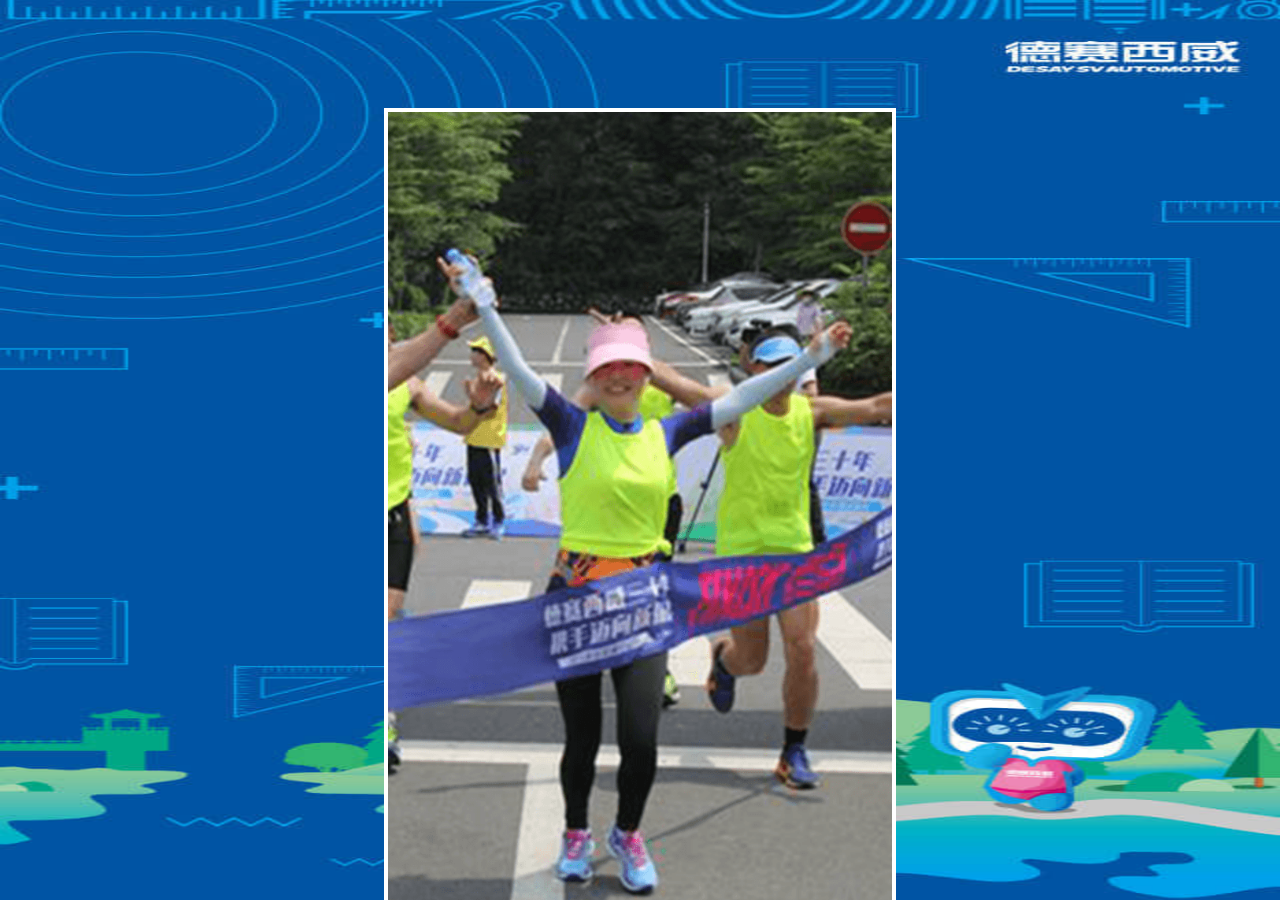
<file: runner/index.html>
<!DOCTYPE html>
<html>
<head>
    <meta charset="utf-8">
    <meta http-equiv="X-UA-Compatible" content="IE=edge">
    <meta name="viewport" content="width=device-width, initial-scale=1.0, maximum-scale=1.0, user-scalable=0">
    <!-- <link rel="shortcut icon" href="/favicon.ico"> -->
    <!-- <meta name="apple-mobile-web-app-capable" content="yes">
    <meta name="apple-mobile-web-app-status-bar-style" content="black"> -->
    <title>手机图片缩放demo</title>

    <link rel="stylesheet" href="./css/main.css">
</head>
<body>


    <section id="upload" style="display:block;">
        <div class="upload-body">
        
            <img class="mask" src="images/t.png" width="100%">
            
            <span class="img_content">
                <img src="images/t_01_bg.png" width="100%">
            </span>

            <!--裁剪图片框。宽高为定义裁剪出的图片大小-->
            <canvas id="canvas" width="300" height="300"></canvas>
        </div>

    </section>


    <!-- 无非微信分享项目通用代码 -->
    <script src="./assets/js/require.js"></script>
    <script src="./assets/js/main.js"></script>
    <script>

			//hammer 依赖 jquery
			//canvas 控制 img

            require(["jquery", 'hammer', 'tomPlugin', "tomLib", 'hammer.fake', 'hammer.showtouch'], function($, hammer, plugin, T) {
                

                var previewStyle = {
                    x: 0,
                    y: 0,
                    scale: 1,
                    rotate: 0,
                    ratio: 1
                },
                transform = T.prefixStyle("transform");

                
                $("#canvas").hammer({
                    gestureCb: function(o) {
                    	console.log(o);
                        //每次缩放拖拽的回调
                        $.extend(previewStyle, o);
                        console.log("用户修改图片", previewStyle)
                        $(".img_content img").css(transform, "translate3d(" + previewStyle.x + 'px,' + previewStyle.y + "px,0) rotate(" + previewStyle.rotate + "deg) scale(" + (previewStyle.scale / previewStyle.ratio) + ")")
                    }
                });
				
				
				document.addEventListener("touchmove", function(e) {
                        e.preventDefault();
                });

            });


    </script>

</body>
</html>
</file>
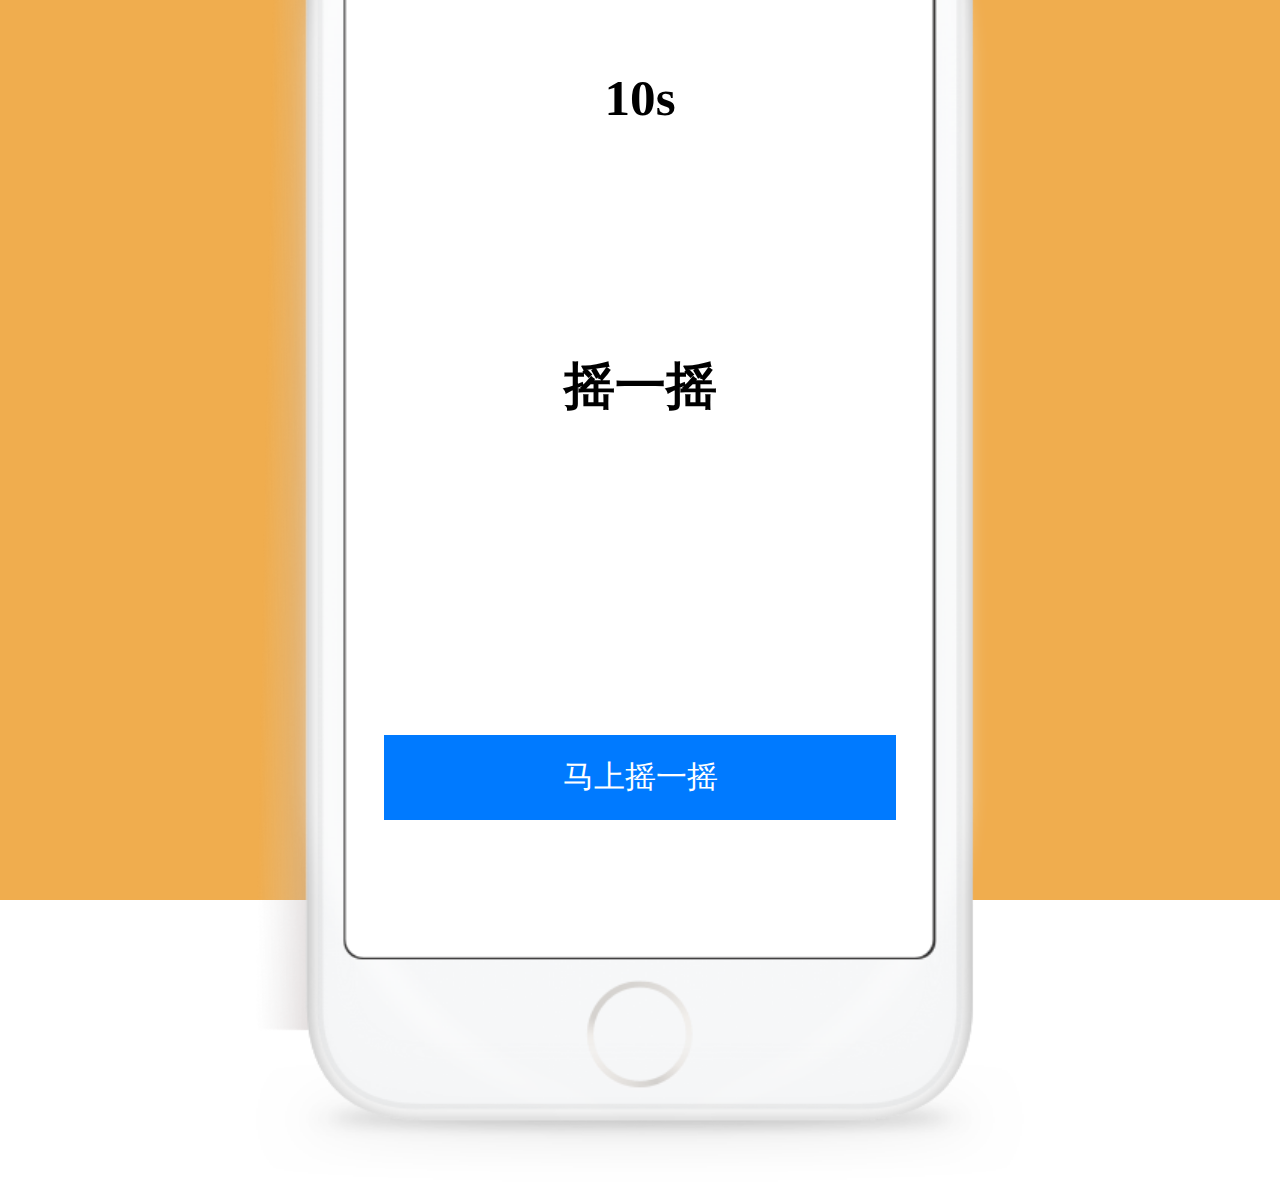
<file: shakeMobile/index.html>
<!DOCTYPE html>
<html>
	<head>
		<meta charset="UTF-8">
		<meta name="viewport" content="width=device-width,initial-scale=1,minimum-scale=1,maximum-scale=1,user-scalable=no" />
		<title>简单摇一摇</title>
		<script src="js/flexible.js" type="text/javascript" charset="utf-8"></script>
		<link rel="stylesheet" type="text/css" href="stylesheets/style.css"/>
	</head>
	<body>
		<section class="container">
			<h1 class="countTime">10s</h1>
			<div class="content">
				<img src="imgs/iphone.png"/>
				<h1>摇一摇</h1>
			</div>
			<p id="status"></p>
			<a href="javascript:;" class="btn-begin">马上摇一摇</a>
		</section>
		<script type="text/javascript">
			window.onload = function() {
				var beginBtn = document.querySelector(".btn-begin");
				var content = document.getElementsByClassName("content")[0];
				var feedback = document.getElementById("status");
				var countTime = document.querySelector(".countTime");
				var count = 10;	// 定义倒计时器
				var threshold = 500;	// 设置一个摇动的阈值，手机晃动最小力度
				var x, y, z, lastx, lasty, lastz = 0;	//本次摇晃和上一次摇晃时设备的x,y,z轴上的
				var lastTime, curTime;	// 本次摇晃和上一次摇晃对应的时间
				var timer;
				
				
				beginBtn.addEventListener("click", gameStartHandler);
				
				function gameStartHandler(e) {
					content.children[0].className = "active";
					content.children[1].className = "active";
					lastTime = new Date().getTime();
					if(window.DeviceMotionEvent) {
						window.addEventListener('devicemotion', deviceMotionHandler);
					} else {
						feedback.innerHTML = "本设备不支持摇一摇";
					}
				}
				
				function deviceMotionHandler(e) {
					beginBtn.removeEventListener("click", gameStartHandler);	// 禁止倒计时结束内重复点击
					
					// 没有阈值的情况，直接通过点击按钮触发倒计时
					// window.removeEventListener('devicemotion', deviceMotionHandler);  // 移除事件
					// feedback.innerHTML = "Hurry up!奖品要飞了！";
					// timer = setInterval(function() {
					// 	count --;
					// 	countTime.innerHTML = count + "s";
					// 	if(count < 0) {
					// 		clearInterval(timer);
					// 		countTime.innerHTML = "10s";
					// 		count = 10;
					// 		beginBtn.addEventListener("click", gameStartHandler);
					// 		feedback.innerHTML = "想中奖？Too Young Too Simple!";
					// 		content.children[0].className = "";
					// 		content.children[1].className = "";
					// 	}
					// }, 1000);
					
//					有阈值的情况，通过摇晃力度来触发倒计时
					var acceleraton = e.accelerationIncludingGravity;	// 获取含重力在内的加速度值
					x = acceleraton.x;
					y = acceleraton.y;
					z = acceleraton.z;
					curTime = new Date().getTime();
					if((curTime - lastTime) > 100) {
						// 两次摇晃至少相差100毫秒
						// 将各轴的加速度值变化量除以时间值，并乘以10000（可以设任意值，与阈值有关联），以得到一个相对的速度值
						var speed = Math.abs(x+y+z-lastx-lasty-lastz) / (curTime - lastTime) * 10000 || 0;
						lastTime = curTime;
						lastx = x;
						lasty = y;
						lastz = z;
					}
					if(speed > threshold) {
						// 当速度大于所设阈值时，有所偏移的时候开始倒计时
						window.removeEventListener('devicemotion', deviceMotionHandler);  // 速度达到阈值后，移除重力感应事件，倒计时开始
						feedback.innerHTML = "速度勉强达标，继续努力吧！speed:" + speed;
						timer = setInterval(function() {
							count --;
							countTime.innerHTML = count + "s";
							if(count < 0) {
								clearInterval(timer);
								countTime.innerHTML = "10s";
								count = 10;
								beginBtn.addEventListener("click", gameStartHandler);
								feedback.innerHTML = "game over";
								content.children[0].className = "";
								content.children[1].className = "";
							}
						}, 1000);
					} else {
						feedback.innerHTML = speed ? "你怕是没吃早餐吧！速度：" + speed : "You are 弱爆了！"; 	
						return ;
					}
				}
				
				document.addEventListener("touchmove", function(e) {
					e.preventDefault();
				},false);
			};
		</script>
	</body>
</html>
</file>
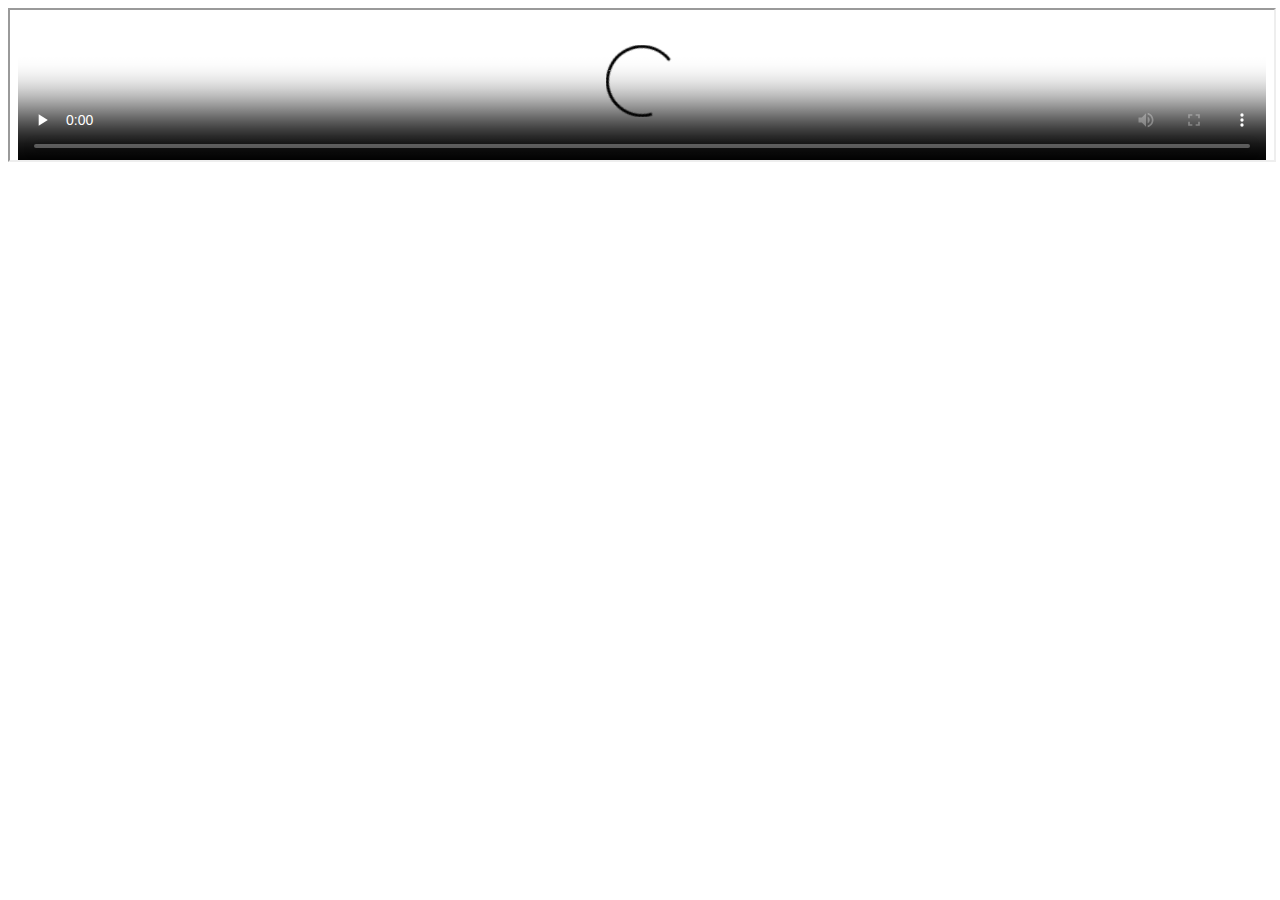
<file: video/index.html>
<!DOCTYPE html>
<html>

	<head>
		<meta charset="UTF-8">
		<meta name="viewport" content="width=device-width,initial-scale=1,minimum-scale=1,maximum-scale=1,user-scalable=no" />
		<title>自动全屏播放视频</title>
	</head>

	<body>
		<iframe src="video.html" width="100%" height="100%"></iframe>
		<section style="display: none;">
			视频看完了，welcome!
		</section>
		
		<script type="text/javascript">
			
		</script>
	</body>

</html>
</file>
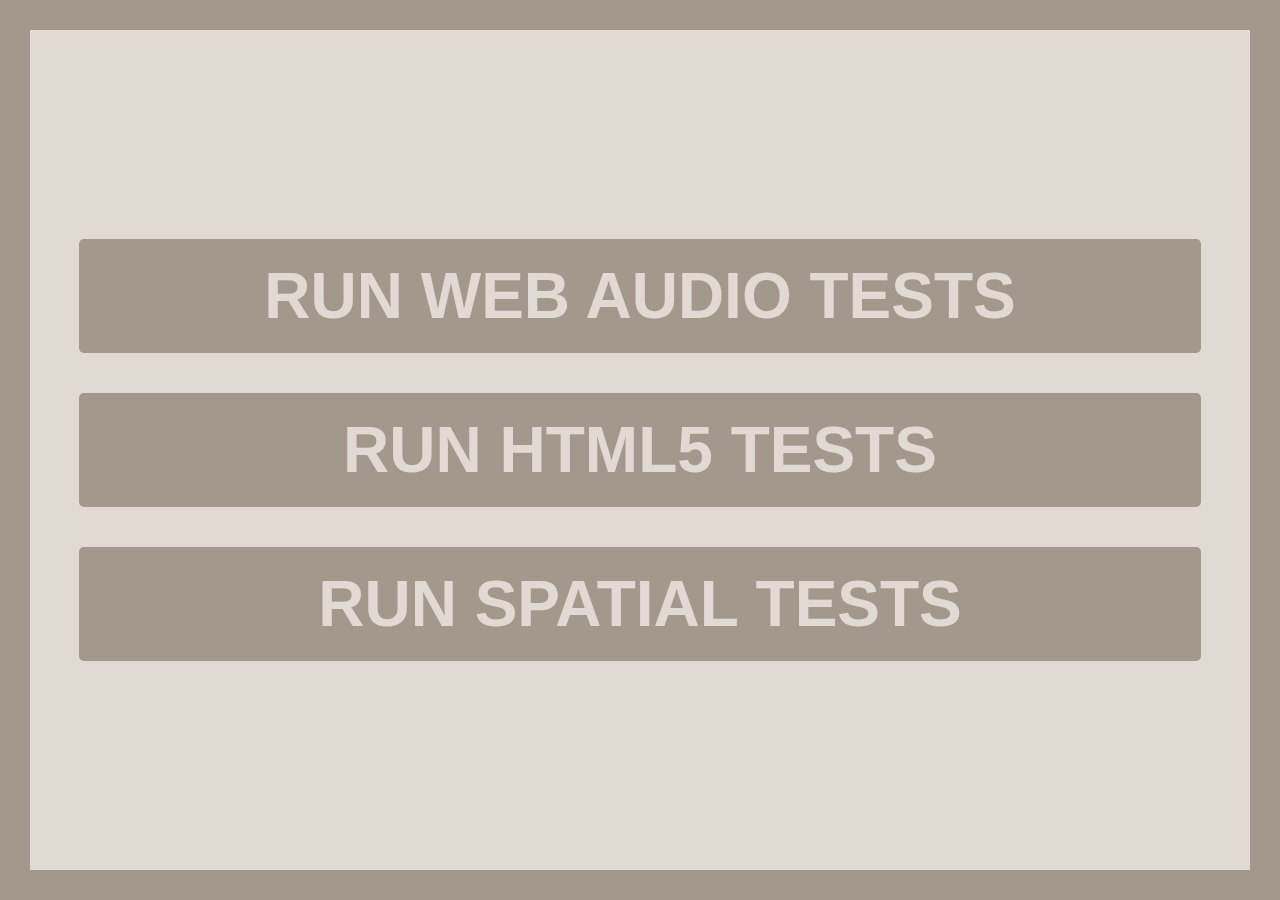
<file: scream/js/howler.js-master/howler.js-master/tests/index.html>
<!doctype html>
<html lang="en">
<head>
  <meta charset="utf-8">
  <title>Howler.js Tests</title>
  <link rel="stylesheet" href="./css/styles.css">
</head>
<body>
  <div id="container">
    <button class="button" id="webaudio">RUN WEB AUDIO TESTS</button>
    <button class="button" id="html5">RUN HTML5 TESTS</button>
    <button class="button" id="spatial">RUN SPATIAL TESTS</button>
  </div>

  <script>
    document.getElementById('webaudio').onclick = function() {
      window.location = 'core.webaudio.html';
    };

    document.getElementById('html5').onclick = function() {
      window.location = 'core.html5audio.html';
    };

    document.getElementById('spatial').onclick = function() {
      window.location = 'spatial.html';
    };
  </script>
</body>
</html>
</file>
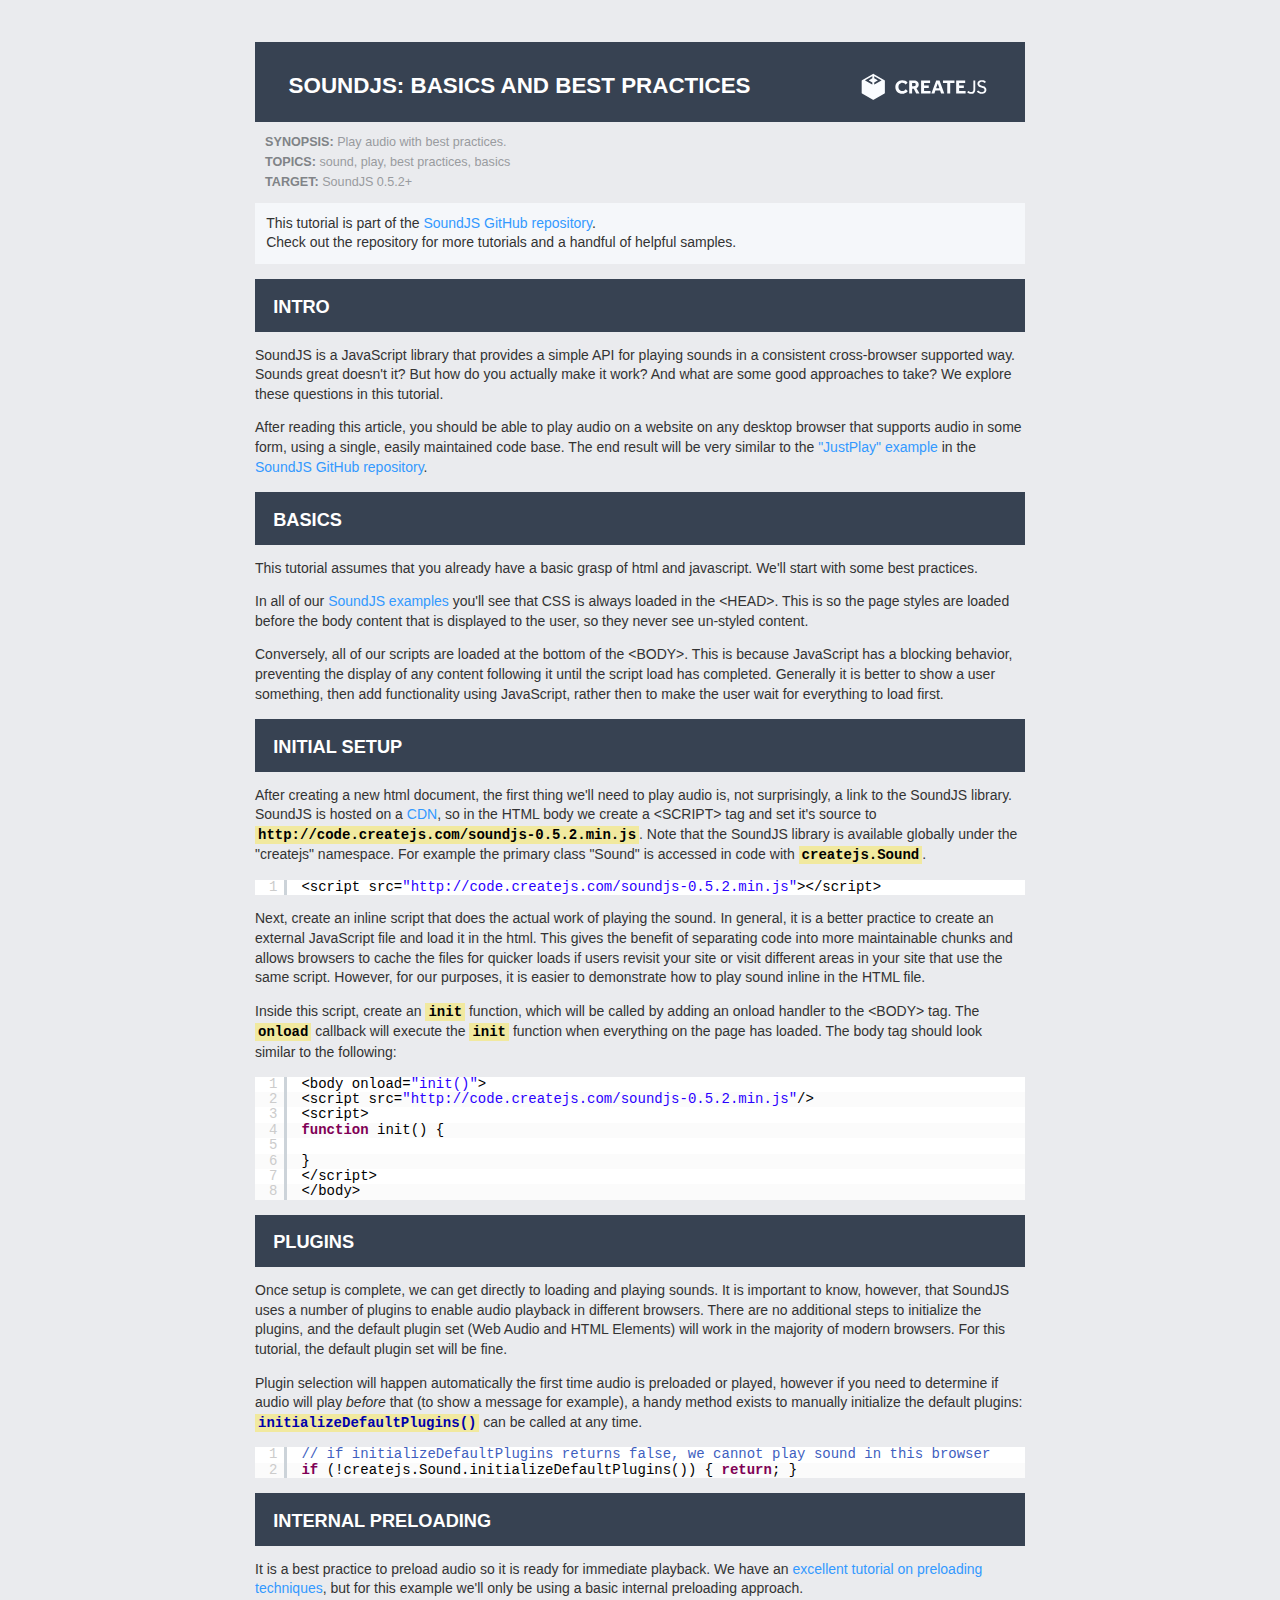
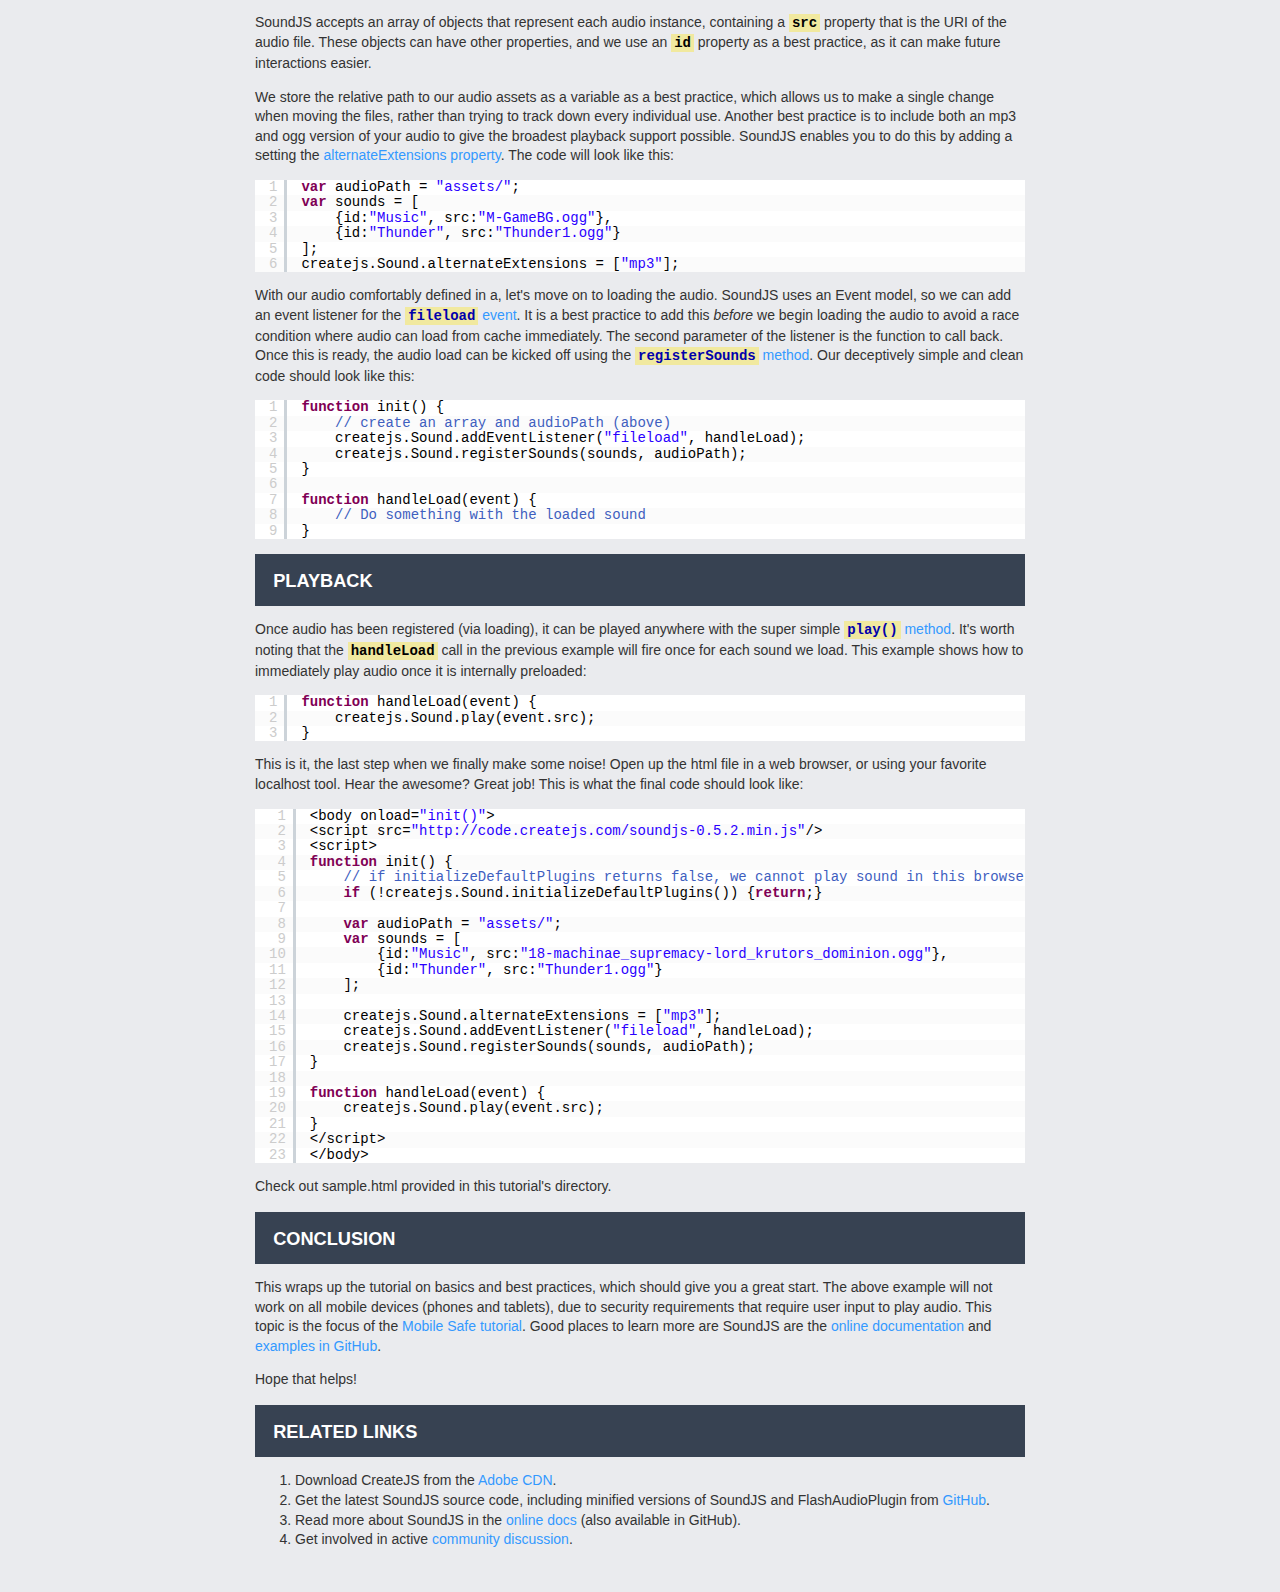
<file: scream/js/SoundJS-0.6.2/tutorials/Basics and Best Practices/index.html>
<!DOCTYPE html>
<html xmlns="http://www.w3.org/1999/html" xmlns="http://www.w3.org/1999/html">
<head>
    <meta http-equiv="Content-Type" content="text/html; charset=UTF-8">
    <title>SoundJS Tutorial: Basics and Best Practices</title>
    <link href="../_shared/tutorial.css" rel="stylesheet" type="text/css">
    <script src="../_shared/tutorial.js"></script>

    <!-- SyntaxHighlighter-->
    <script src="../_shared/SyntaxHighlighter/shCore.js"></script>
    <script src="../_shared/SyntaxHighlighter/shBrushJScript.js"></script>
    <script src="../_shared/SyntaxHighlighter/shBrushXml.js"></script>
    <link href="../_shared/SyntaxHighlighter/shCore.css" rel="stylesheet" type="text/css">
    <link href="../_shared/SyntaxHighlighter/shThemeCreateJS.css" rel="stylesheet" type="text/css">
</head>

<body onLoad="initTutorial();">
<article>
<header>
    <h1>SoundJS: Basics and Best Practices</h1>

    <p>
        <strong>Synopsis:</strong> Play audio with best practices.<br>
        <strong>Topics:</strong> sound, play, best practices, basics<br>
        <strong>Target:</strong> SoundJS 0.5.2+
    </p>
</header>
<p class="highlight">
	This tutorial is part of the <a href="https://github.com/CreateJS/SoundJS/" target="_blank">SoundJS GitHub repository</a>.<br />
	Check out the repository for more tutorials and a handful of helpful samples.
</p>

<section>
    <header>
        <h2>Intro</h2>
    </header>
    <p>SoundJS is a JavaScript library that provides a simple API for playing sounds in a consistent cross-browser
        supported way. Sounds great doesn't it? But how do you actually make it work? And what are some good approaches
        to take? We explore these questions in this tutorial.
    </p>

    <p>
        After reading this article, you should be able to play audio on a website on any desktop browser that
        supports audio in some form, using a single, easily maintained code base. The end result will be very similar to
        the <a href="https://github.com/CreateJS/SoundJS/blob/master/examples/JustPlay.html" target="_blank">"JustPlay"
        example</a> in the <a href="https://github.com/CreateJS/SoundJS/" target="_blank">SoundJS GitHub repository</a>.
    </p>

</section>

<section>
    <header>
        <h2>Basics</h2>
    </header>
    <p>
        This tutorial assumes that you already have a basic grasp of html and javascript. We'll start with some best
        practices.</p>

    <p>
        In all of our <a href="https://github.com/CreateJS/SoundJS/tree/master/examples" target="_blank">SoundJS
        examples</a> you'll see that CSS is always loaded in the &lt;HEAD&gt;. This is so the page styles are loaded
        before the body content that is displayed to the user, so they never see un-styled content.</p>

    <p>
        Conversely, all of our scripts are loaded at the bottom of the &lt;BODY&gt;. This is because JavaScript has a
        blocking behavior, preventing the display of any content following it until the script load has completed.
        Generally it is better to show a user something, then add functionality using JavaScript, rather then to make the user
        wait for everything to load first.
    </p>

</section>

<section>
    <header>
        <h2>Initial Setup</h2>
    </header>
    <p>
        After creating a new html document, the first thing we'll need to play audio is, not surprisingly, a link to the
        SoundJS library. SoundJS is hosted on a <a href="http://code.createjs.com/" target=_blank>CDN</a>, so in the
        HTML body we create a &lt;SCRIPT&gt; tag and set it's source to <code>http://code.createjs.com/soundjs-0.5.2.min.js</code>.
        Note that the SoundJS library is available globally under the "createjs" namespace. For example the primary
        class "Sound" is accessed in code with <code>createjs.Sound</code>.
    </p>
    <textarea class="brush: js;" readonly>
        &lt;script src="http://code.createjs.com/soundjs-0.5.2.min.js"&gt;&lt;/script&gt;
    </textarea>

    <p>
        Next, create an inline script that does the actual work of playing the sound. In general, it is a better
        practice to create an external JavaScript file and load it in the html. This gives the benefit of separating
        code into more maintainable chunks and allows browsers to cache the files for quicker loads if users revisit
        your site or visit different areas in your site that use the same script. However, for our purposes, it is easier
        to demonstrate how to play sound inline in the HTML file.</p>

    <p>Inside this script, create an <code>init</code> function, which will be called by adding an onload handler to the
        &lt;BODY&gt; tag. The <code>onload</code> callback will execute the <code>init</code> function when everything
        on the page has loaded. The body tag should look similar to the following:
    </p>
    <textarea class="brush: js;" readonly>
        &lt;body onload="init()"&gt;
        &lt;script src="http://code.createjs.com/soundjs-0.5.2.min.js"/&gt;
        &lt;script&gt;
        function init() {

        }
        &lt;/script&gt;
        &lt;/body&gt;
    </textarea>

</section>

<section>
    <header>
        <h2>Plugins</h2>
    </header>
    <p>
        Once setup is complete, we can get directly to loading and playing sounds. It is important to know, however,
        that SoundJS uses a number of plugins to enable audio playback in different browsers. There are no additional
		steps to initialize the plugins, and the default plugin set (Web Audio and HTML Elements) will work in the
		majority of modern browsers. For this tutorial, the default plugin set will be fine.
    </p>
    <p>
        Plugin selection will happen automatically the first time audio is preloaded or played, however if you need to
        determine if audio will play <em>before</em> that (to show a message for example), a handy method exists to
        manually initialize the default plugins: <a href="http://www.createjs.com/Docs/SoundJS/classes/Sound.html#method_initializeDefaultPlugins" target="_blank">
        <code>initializeDefaultPlugins()</code></a> can be called at any time.
    </p>
    <textarea class="brush: js;" readonly>
        // if initializeDefaultPlugins returns false, we cannot play sound in this browser
        if (!createjs.Sound.initializeDefaultPlugins()) { return; }
    </textarea>
</section>

<section>
    <header>
        <h2>Internal Preloading</h2>
    </header>
    <p>
        It is a best practice to preload audio so it is ready for immediate playback. We have an <a href="../SoundJS%20and%20PreloadJS/index.html" target="_blank">
        excellent tutorial on preloading techniques</a>, but for this example we'll only be using a basic internal
        preloading approach.
    </p>
    <p>
        SoundJS accepts an array of objects that represent each audio instance, containing a <code>src</code>
        property that is the URI of the audio file. These objects can have other properties, and we use an
        <code>id</code> property as a best practice, as it can make future interactions easier.
    </p>
    <p>
        We store the relative path to our audio assets as a variable as a best practice, which allows us to make a
        single change when moving the files, rather than trying to track down every individual use. Another best
        practice is to include both an mp3 and ogg version of your audio to give the broadest playback support possible.
        SoundJS enables you to do this by adding a setting the
		<a href="http://www.createjs.com/Docs/SoundJS/classes/Sound.html#property_alternateExtensions" target="_blank">
		alternateExtensions property</a>. The code will look like this:
    </p>
    <textarea class="brush: js;" readonly>
        var audioPath = "assets/";
        var sounds = [
        	{id:"Music", src:"M-GameBG.ogg"},
        	{id:"Thunder", src:"Thunder1.ogg"}
        ];
		createjs.Sound.alternateExtensions = ["mp3"];
    </textarea>

    <p>
        With our audio comfortably defined in a, let's move on to loading the audio. SoundJS uses an
        Event model, so we can add an event listener for the <a href="http://www.createjs.com/Docs/SoundJS/classes/Sound.html#event_fileload" target="_blank">
        <code>fileload</code> event</a>. It is a best practice to add this <em>before</em> we begin loading the audio to avoid a race
        condition where audio can load from cache immediately. The second parameter of the listener is the function to
        call back. Once this is ready, the audio load can be kicked off using the <a href="http://www.createjs.com/Docs/SoundJS/classes/Sound.html#method_registerSounds" target="_blank">
        <code>registerSounds</code> method</a>. Our deceptively simple and clean code should look like this:
    </p>
    <textarea class="brush: js;" readonly>
        function init() {
        	// create an array and audioPath (above)
        	createjs.Sound.addEventListener("fileload", handleLoad);
        	createjs.Sound.registerSounds(sounds, audioPath);
        }

        function handleLoad(event) {
        	// Do something with the loaded sound
        }
    </textarea>

</section>

<section>
    <header>
        <h2>Playback</h2>
    </header>
    <p>
        Once audio has been registered (via loading), it can be played anywhere with the super simple
        <a href="http://www.createjs.com/Docs/SoundJS/classes/Sound.html#method_play" target="_blank"><code>play()</code>
        method</a>. It's worth noting that the <code>handleLoad</code> call in the previous example will fire once for
        each sound we load. This example shows how to immediately play audio once it is internally preloaded:
    </p>
    <textarea class="brush: js;" readonly>
        function handleLoad(event) {
        	createjs.Sound.play(event.src);
        }
    </textarea>

    <p>
        This is it, the last step when we finally make some noise! Open up the html file in a web browser, or using
        your favorite localhost tool. Hear the awesome? Great job! This is what the final code should look like:
    </p>
    <textarea class="brush: js;" readonly>
        &lt;body onload="init()"&gt;
        &lt;script src="http://code.createjs.com/soundjs-0.5.2.min.js"/&gt;
        &lt;script&gt;
        function init() {
        	// if initializeDefaultPlugins returns false, we cannot play sound in this browser
			if (!createjs.Sound.initializeDefaultPlugins()) {return;}

			var audioPath = "assets/";
			var sounds = [
				{id:"Music", src:"18-machinae_supremacy-lord_krutors_dominion.ogg"},
				{id:"Thunder", src:"Thunder1.ogg"}
			];

			createjs.Sound.alternateExtensions = ["mp3"];
			createjs.Sound.addEventListener("fileload", handleLoad);
			createjs.Sound.registerSounds(sounds, audioPath);
        }

        function handleLoad(event) {
        	createjs.Sound.play(event.src);
        }
        &lt;/script&gt;
        &lt;/body&gt;
    </textarea>

    <p>Check out sample.html provided in this tutorial's directory.</p>
</section>

<section>
    <header>
        <h2>Conclusion</h2>
    </header>

    <p>
        This wraps up the tutorial on basics and best practices, which should give you a great start. The above example
        will not work on all mobile devices (phones and tablets), due to security requirements that require user input to
        play audio. This topic is the focus of the <a href="../Mobile%20Safe%20Approach/index.html" target="_blank">
        Mobile Safe tutorial</a>. Good places to learn more are SoundJS are the
        <a href="http://createjs.com/Docs/SoundJS" target="_blank">online documentation</a>
        and <a href="https://github.com/CreateJS/SoundJS/tree/master/examples" target="_blank">examples in GitHub</a>.
    </p>
    <p>
        Hope that helps!
    </p>
</section>

<section>
    <header>
        <h2>Related Links</h2>
    </header>
    <ol>
        <li>Download CreateJS from the <a href="http://code.createjs.com" target="_blank">Adobe CDN</a>.</li>
        <li>Get the latest SoundJS source code, including minified versions of SoundJS and FlashAudioPlugin from <a
                href="http://github.com/CreateJS/SoundJS/" target="_blank">GitHub</a>.
        </li>
        <li>Read more about SoundJS in the <a href="http://createjs.com/Docs/SoundJS" target="_blank">online
            docs</a> (also available in GitHub).
        </li>
        <li>Get involved in active <a href="http://community.createjs.com/discussions/soundjs" target="_blank">community
            discussion</a>.
        </li>
    </ol>
</section>

</article>
</body>
</html>
</file>
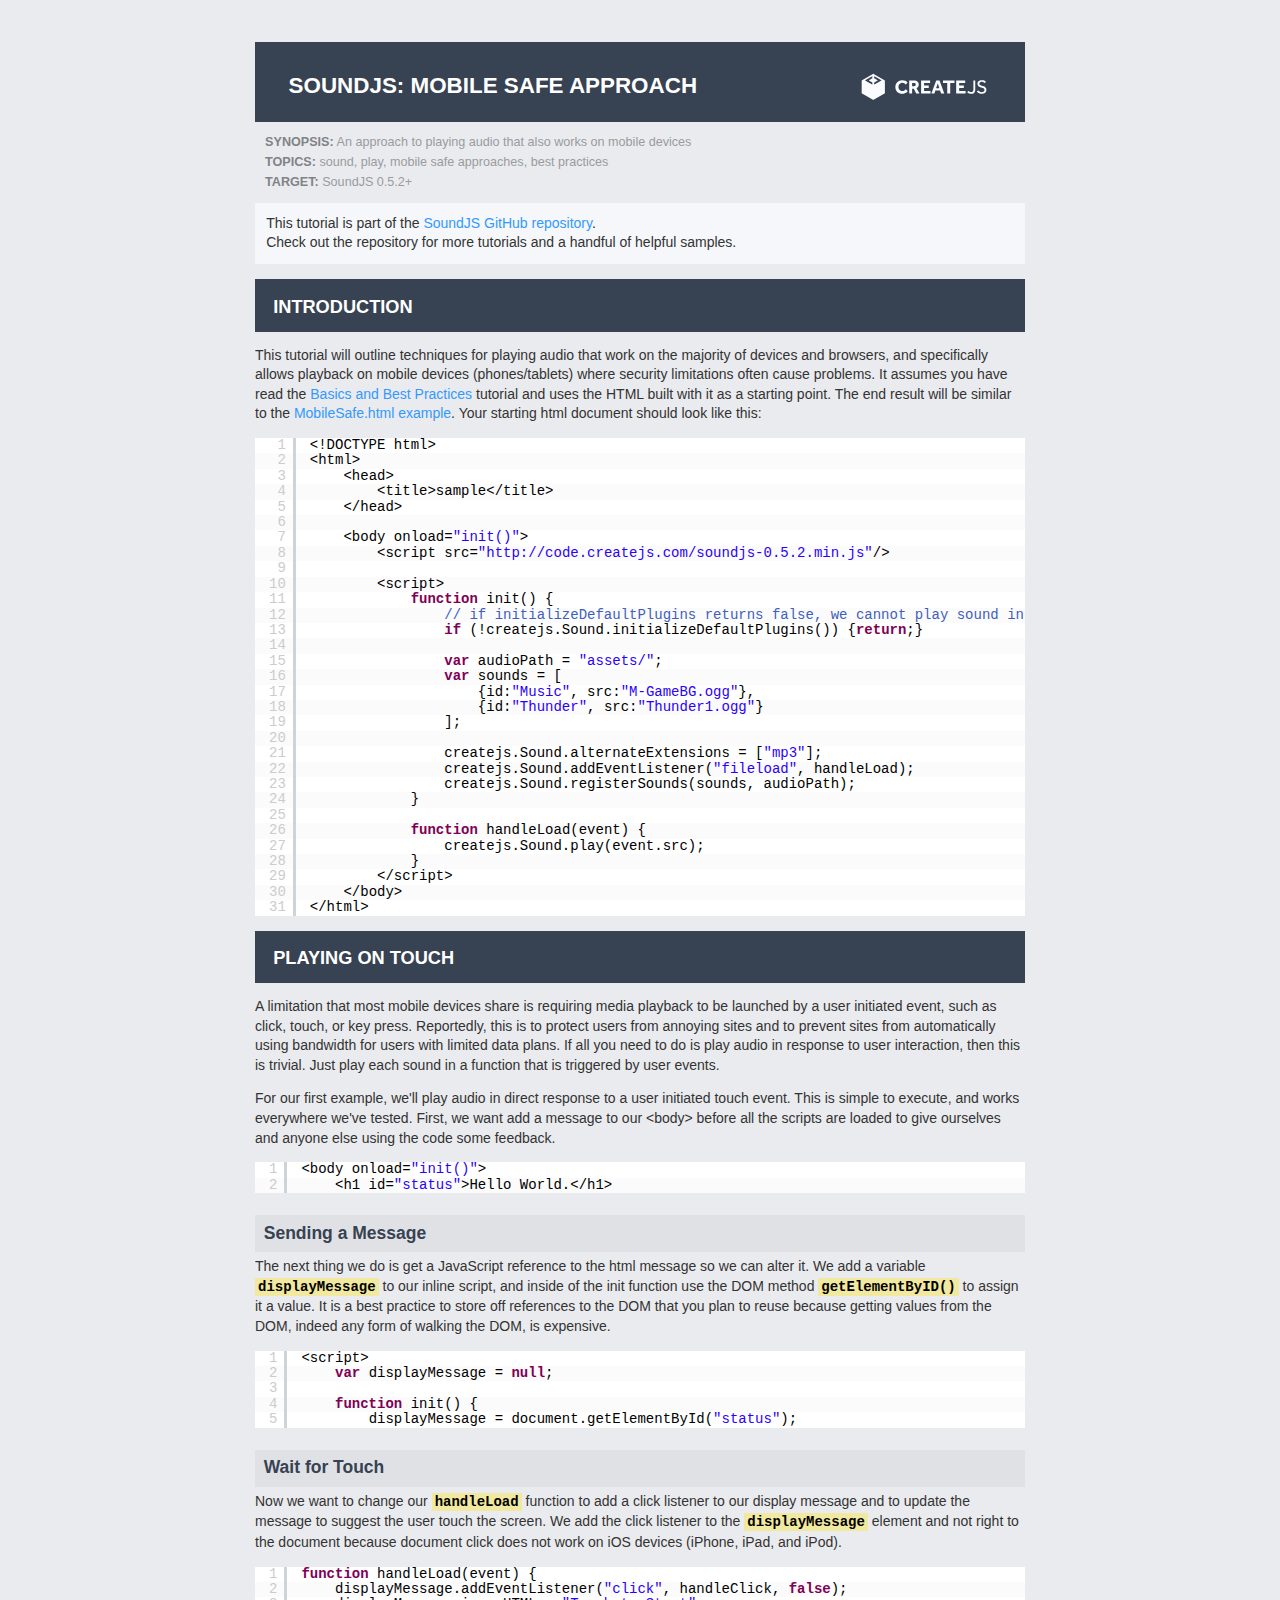
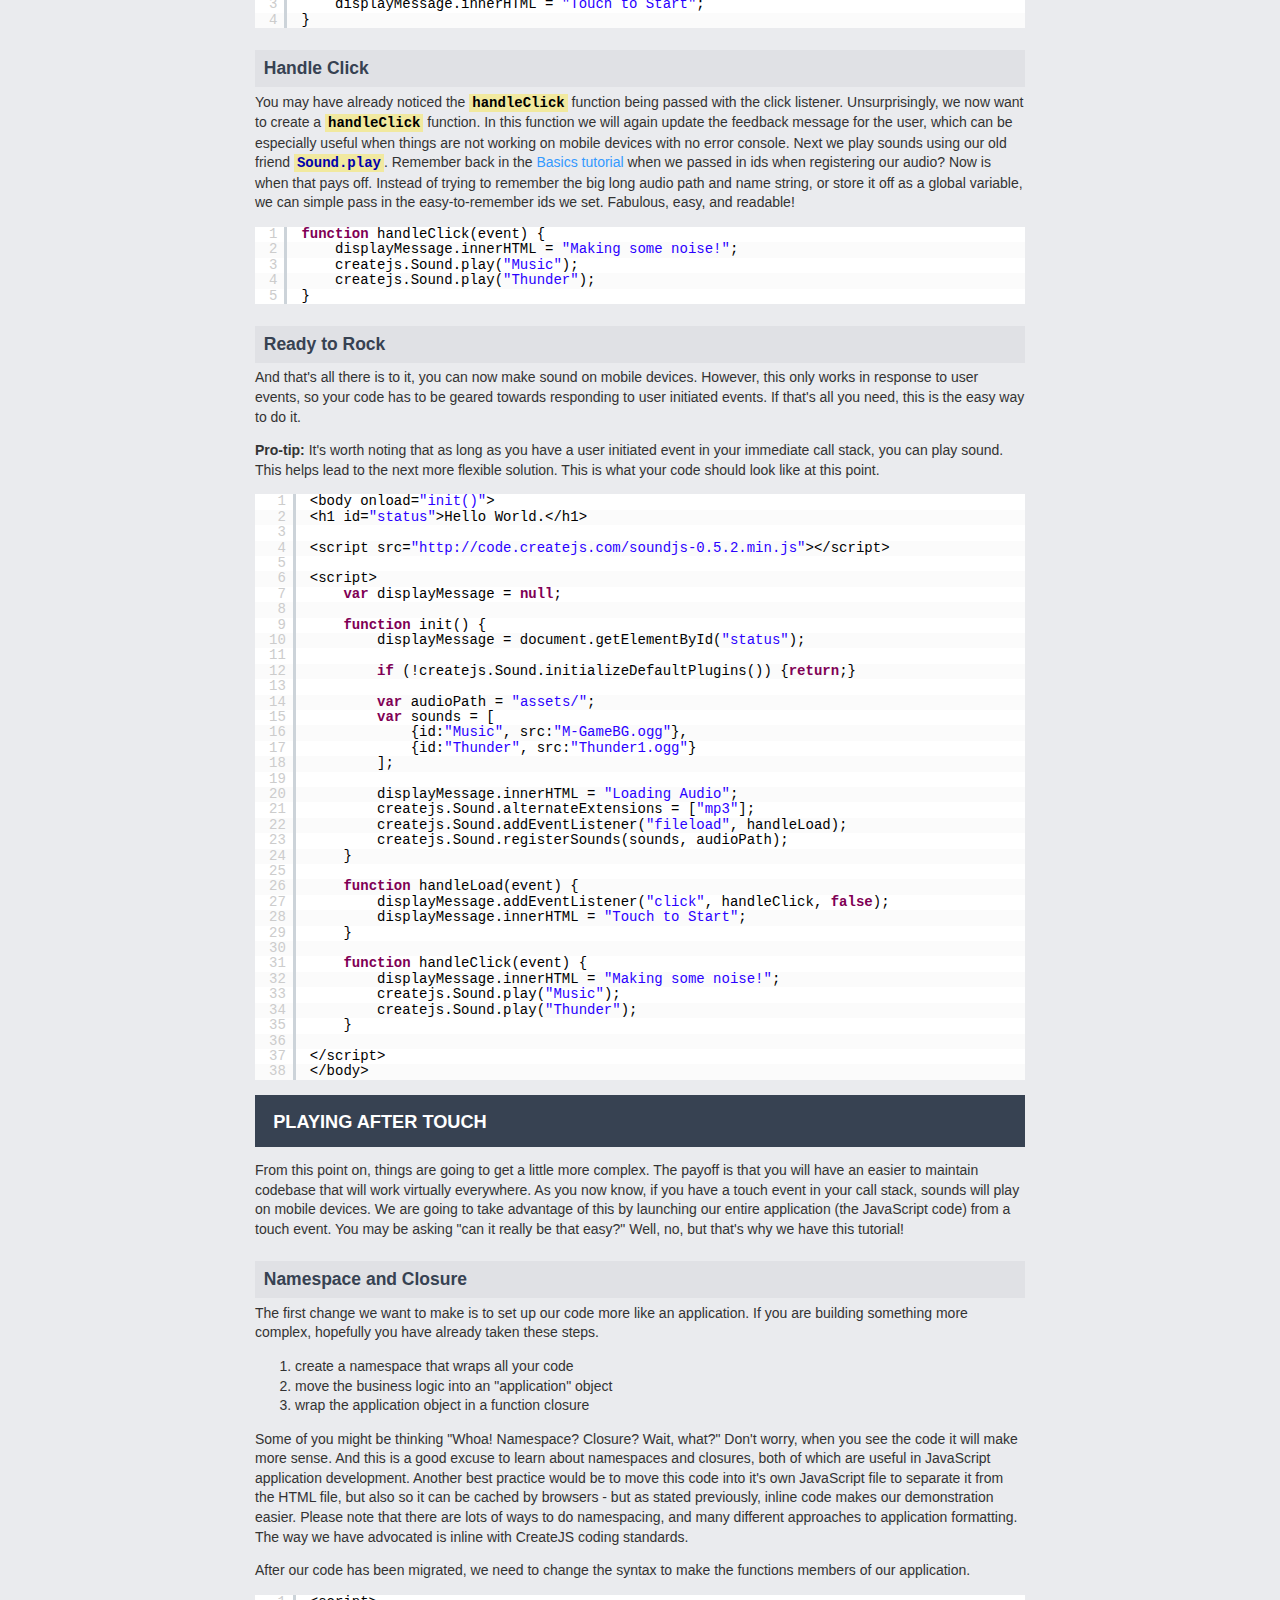
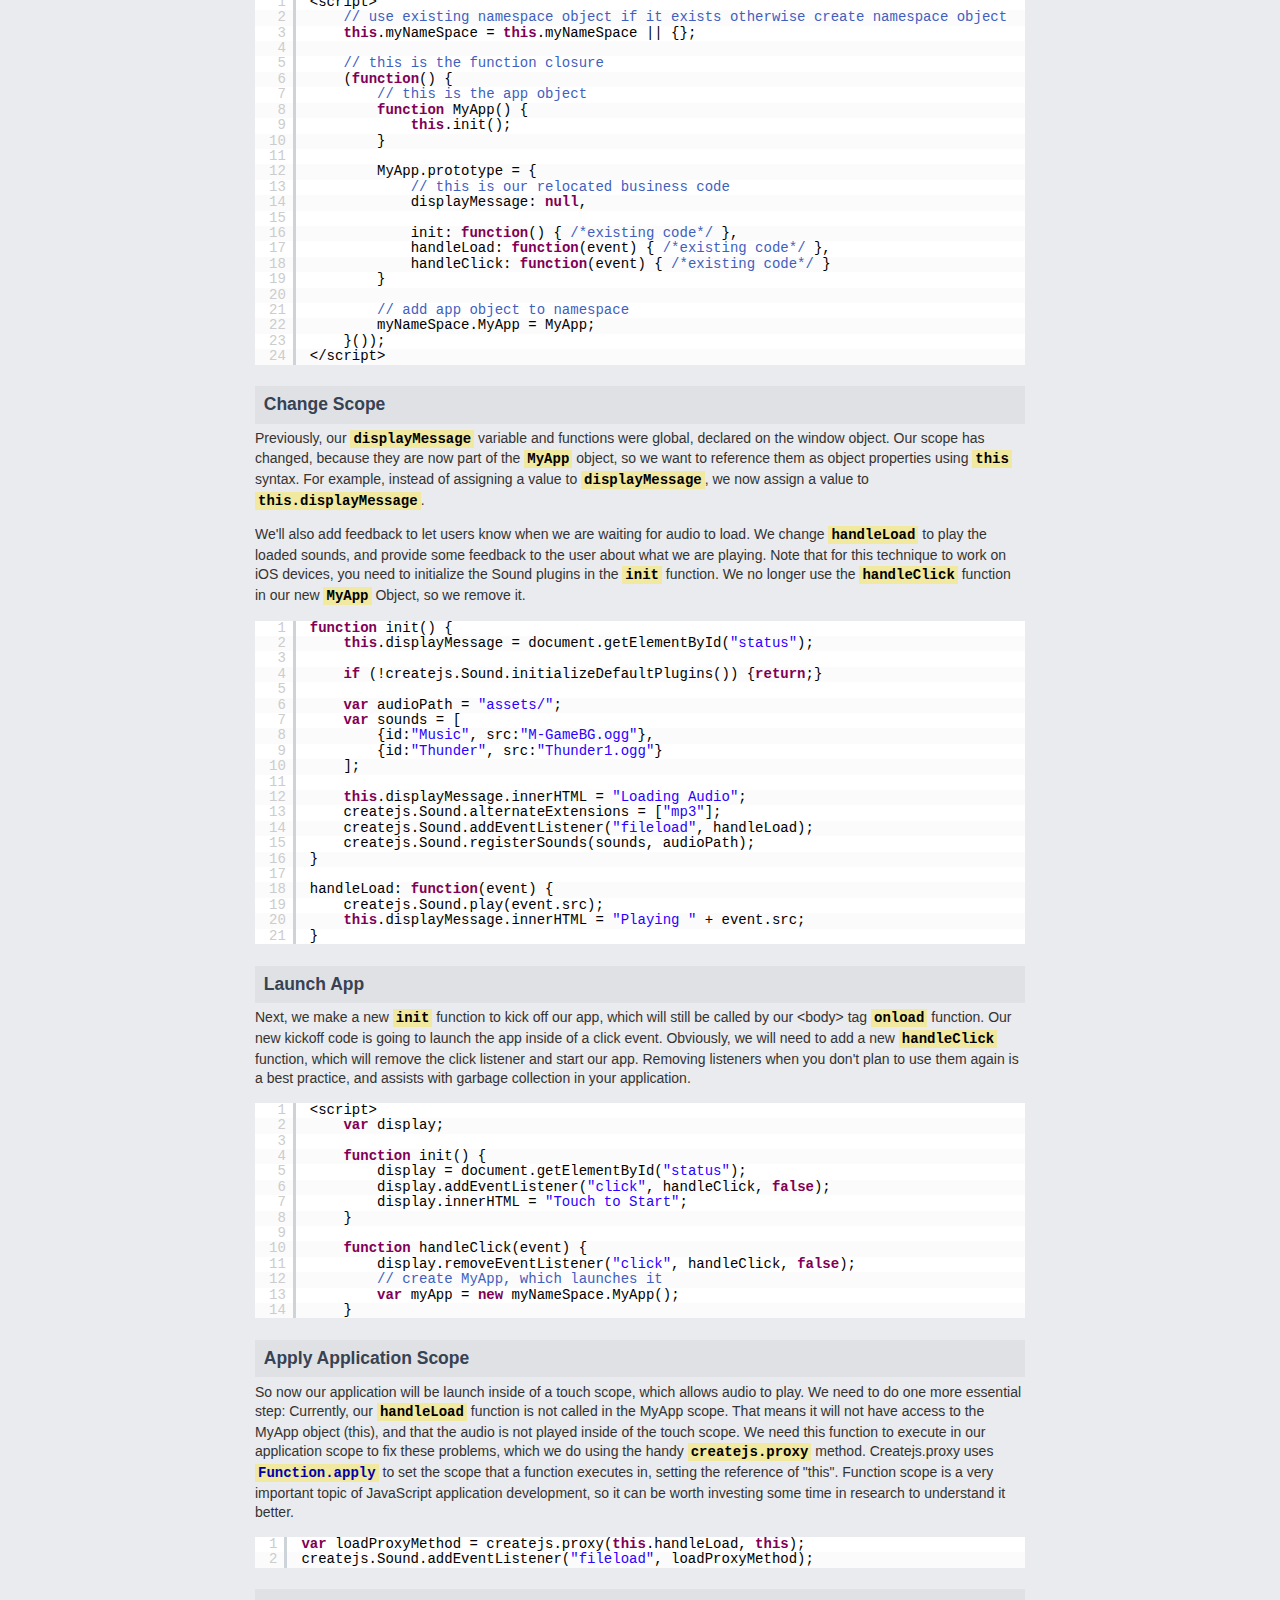
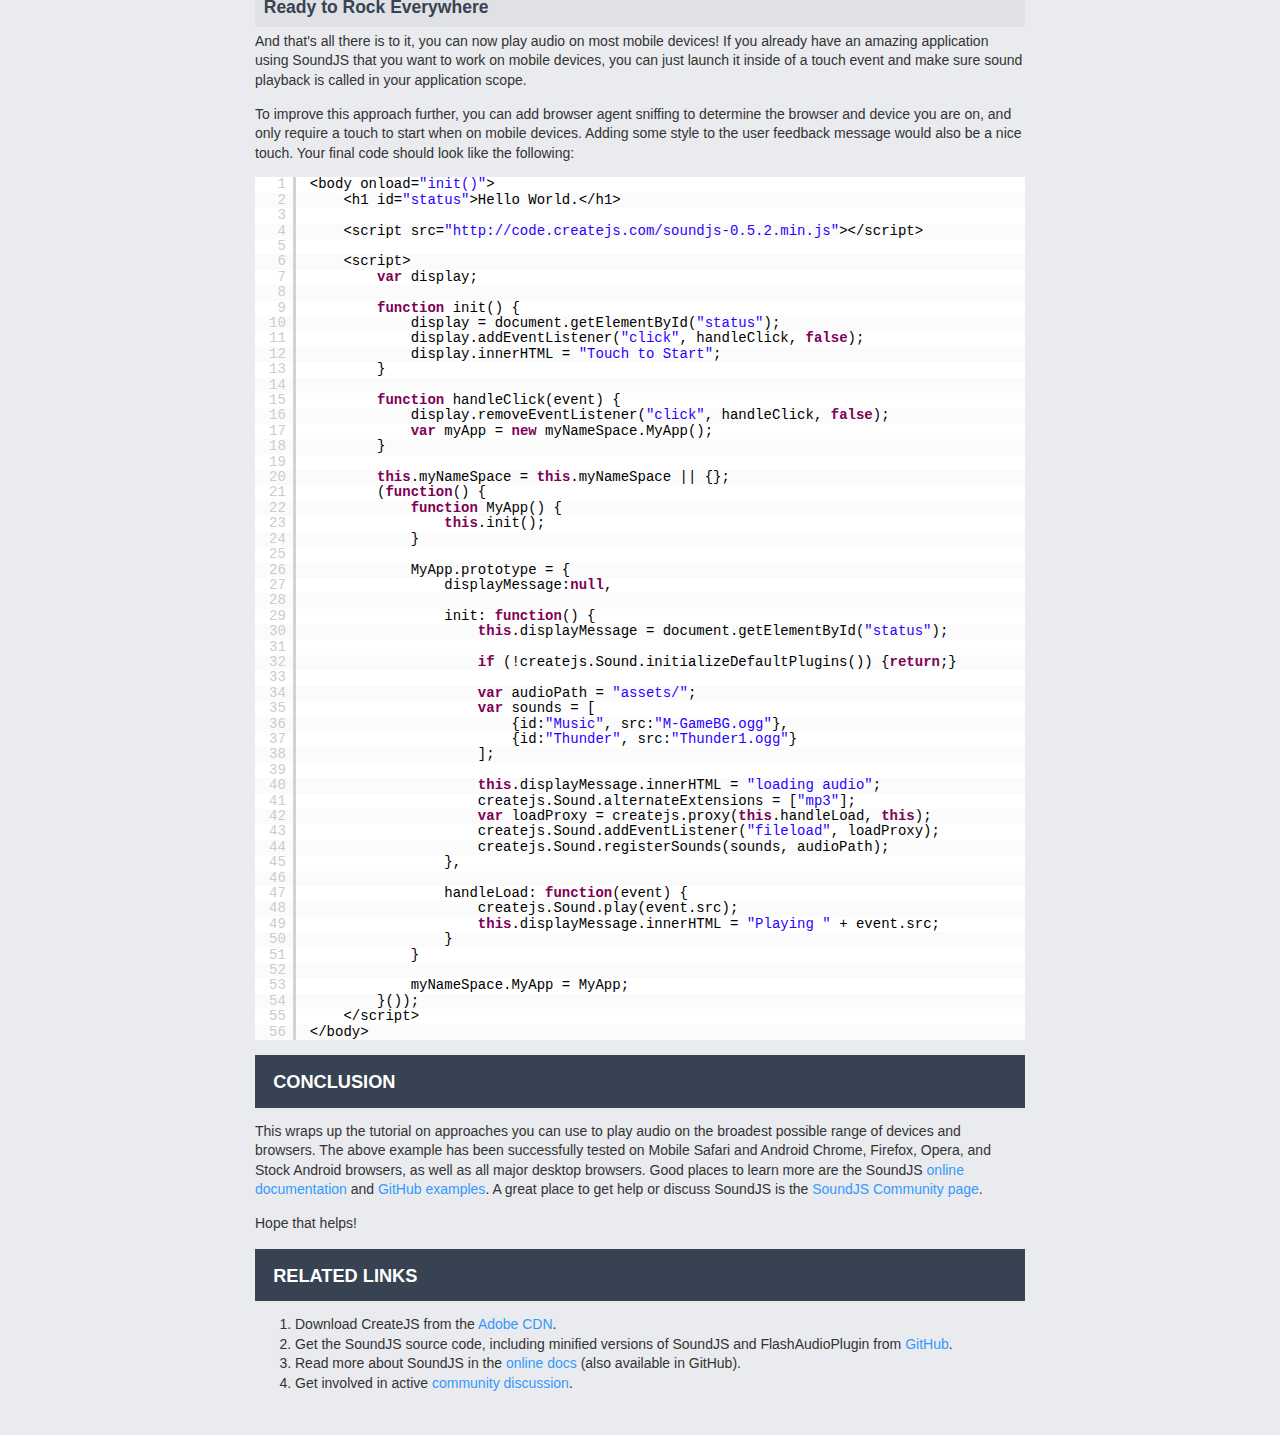
<file: scream/js/SoundJS-0.6.2/tutorials/Mobile Safe Approach/index.html>
<!DOCTYPE html>
<html xmlns="http://www.w3.org/1999/html" xmlns="http://www.w3.org/1999/html">
<head>
    <meta http-equiv="Content-Type" content="text/html; charset=UTF-8">
    <title>SoundJS Tutorial: Mobile Safe Approach</title>
    <link href="../_shared/tutorial.css" rel="stylesheet" type="text/css">
    <script src="../_shared/tutorial.js"></script>

    <!-- SyntaxHighlighter-->
    <script src="../_shared/SyntaxHighlighter/shCore.js"></script>
    <script src="../_shared/SyntaxHighlighter/shBrushJScript.js"></script>
    <script src="../_shared/SyntaxHighlighter/shBrushXml.js"></script>
    <link href="../_shared/SyntaxHighlighter/shCore.css" rel="stylesheet" type="text/css">
    <link href="../_shared/SyntaxHighlighter/shThemeCreateJS.css" rel="stylesheet" type="text/css">
</head>

<body onLoad="initTutorial();">
<article>
<header>
    <h1>SoundJS: Mobile Safe Approach</h1>
    <p>
        <strong>Synopsis:</strong> An approach to playing audio that also works on mobile devices<br>
        <strong>Topics:</strong> sound, play, mobile safe approaches, best practices<br>
        <strong>Target:</strong> SoundJS 0.5.2+
    </p>
</header>
<p class="highlight">
	This tutorial is part of the <a href="https://github.com/CreateJS/SoundJS/" target="_blank">SoundJS GitHub repository</a>.<br />
	Check out the repository for more tutorials and a handful of helpful samples.
</p>

<section>
    <header>
        <h2>Introduction</h2>
    </header>
	<p>This tutorial will outline techniques for playing audio that work on the majority of devices and browsers, and
		specifically allows playback on mobile devices (phones/tablets) where security limitations often cause problems.
        It assumes you have read the <a href="../Basics%20and%20Best%20Practices/index.html" target="_blank">
		Basics and Best Practices</a> tutorial and uses the HTML built with it as a starting point. The end result will
		be similar to the <a href="https://github.com/CreateJS/SoundJS/blob/master/examples/MobileSafe.html" target="_blank">
		MobileSafe.html example</a>. Your starting html document should look like this:
    </p>
	<textarea class="brush: js;" readonly>
        &lt;!DOCTYPE html&gt;
		&lt;html&gt;
			&lt;head&gt;
				&lt;title&gt;sample&lt;/title&gt;
			&lt;/head&gt;

			&lt;body onload="init()"&gt;
				&lt;script src="http://code.createjs.com/soundjs-0.5.2.min.js"/&gt;

				&lt;script&gt;
					function init() {
						// if initializeDefaultPlugins returns false, we cannot play sound in this browser
						if (!createjs.Sound.initializeDefaultPlugins()) {return;}

						var audioPath = "assets/";
						var sounds = [
							{id:"Music", src:"M-GameBG.ogg"},
							{id:"Thunder", src:"Thunder1.ogg"}
						];

						createjs.Sound.alternateExtensions = ["mp3"];
						createjs.Sound.addEventListener("fileload", handleLoad);
						createjs.Sound.registerSounds(sounds, audioPath);
					}

					function handleLoad(event) {
						createjs.Sound.play(event.src);
					}
				&lt;/script&gt;
			&lt;/body&gt;
		&lt;/html&gt;
	</textarea>
</section>

<section>
	<header>
		<h2>Playing on Touch</h2>
	</header>

	<p>A limitation that most mobile devices share is requiring media playback to be launched by a user initiated event,
		such as click, touch, or key press. Reportedly, this is to protect users from annoying sites and to prevent
		sites from automatically using bandwidth for users with limited data plans. If all you need to do is
		play audio in response to user interaction, then this is trivial. Just play each sound in a function that is
        triggered by user events.
	</p>

	<p>
		For our first example, we'll play audio in direct response to a user initiated touch event. This is simple to
        execute, and works everywhere we've tested. First, we want add a message to our &lt;body&gt; before all the
        scripts are loaded to give ourselves and anyone else using the code some feedback.
	</p>
	<textarea class="brush: js;" readonly>
		&lt;body onload="init()"&gt;
			&lt;h1 id="status"&gt;Hello World.&lt;/h1&gt;
	</textarea>

	<h3>Sending a Message</h3>
	<p>
		The next thing we do is get a JavaScript reference to the html message so we can alter it. We add a
		variable <code>displayMessage</code> to our inline script, and inside of the init function use the DOM
        method <code>getElementByID()</code> to assign it a value. It is a best practice to store off references to
        the DOM that you plan to reuse because getting values from the DOM, indeed any form of walking the DOM, is
        expensive.
	</p>
	<textarea class="brush: js;" readonly>
		&lt;script&gt;
			var displayMessage = null;

			function init() {
				displayMessage = document.getElementById("status");
	</textarea>

	<h3>Wait for Touch</h3>
	<p>
		Now we want to change our <code>handleLoad</code> function to add a click listener to our display message and
        to update the message to suggest the user touch the screen. We add the click listener to the
        <code>displayMessage</code> element and not right to the document because document click does not work on iOS
        devices (iPhone, iPad, and iPod).
	</p>
	<textarea class="brush: js;" readonly>
		function handleLoad(event) {
			displayMessage.addEventListener("click", handleClick, false);
			displayMessage.innerHTML = "Touch to Start";
		}
	</textarea>

	<h3>Handle Click</h3>
	<p>
		You may have already noticed the <code>handleClick</code> function being passed with the click listener.
        Unsurprisingly, we now want to create a <code>handleClick</code> function. In this function we will again update
        the feedback message for the user, which can be especially useful when things are not working on mobile devices
        with no error console. Next we play sounds using our old friend <a href="http://www.createjs.com/Docs/SoundJS/classes/Sound.html#method_play" target="_blank">
		<code>Sound.play</code></a>. Remember back in the <a href="../Basics%20and%20Best%20Practices/">Basics tutorial</a>
        when we passed in ids when registering our audio? Now is when that pays off. Instead of trying to remember the
        big long audio path and name string, or store it off as a global variable, we can simple pass in the
        easy-to-remember ids we set. Fabulous, easy, and readable!
	</p>
	<textarea class="brush: js;" readonly>
		function handleClick(event) {
			displayMessage.innerHTML = "Making some noise!";
			createjs.Sound.play("Music");
			createjs.Sound.play("Thunder");
		}
	</textarea>

	<h3>Ready to Rock</h3>
	<p>
		And that's all there is to it, you can now make sound on mobile devices. However, this only works in response to
        user events, so your code has to be geared towards responding to user initiated events. If that's all you need,
        this is the easy way to do it.
        </p>
    <p><strong>Pro-tip:</strong> It's worth noting that as long as you have a user initiated event in your immediate
        call stack, you can play sound. This helps lead to the next more flexible solution. This is what your code
        should look like at this point.
	</p>
	<textarea class="brush: js;" readonly>
		&lt;body onload="init()"&gt;
		&lt;h1 id="status"&gt;Hello World.&lt;/h1&gt;

		&lt;script src="http://code.createjs.com/soundjs-0.5.2.min.js"&gt;&lt;/script&gt;

		&lt;script&gt;
			var displayMessage = null;

			function init() {
				displayMessage = document.getElementById("status");

				if (!createjs.Sound.initializeDefaultPlugins()) {return;}

				var audioPath = "assets/";
				var sounds = [
					{id:"Music", src:"M-GameBG.ogg"},
					{id:"Thunder", src:"Thunder1.ogg"}
				];

				displayMessage.innerHTML = "Loading Audio";
				createjs.Sound.alternateExtensions = ["mp3"];
				createjs.Sound.addEventListener("fileload", handleLoad);
				createjs.Sound.registerSounds(sounds, audioPath);
			}

			function handleLoad(event) {
				displayMessage.addEventListener("click", handleClick, false);
				displayMessage.innerHTML = "Touch to Start";
			}

			function handleClick(event) {
				displayMessage.innerHTML = "Making some noise!";
				createjs.Sound.play("Music");
				createjs.Sound.play("Thunder");
			}

		&lt;/script&gt;
		&lt;/body&gt;
	</textarea>

</section>
<section>
	<header>
		<h2>Playing After Touch</h2>
	</header>
	<p>
		From this point on, things are going to get a little more complex. The payoff is that you will have an easier to
		maintain codebase that will work virtually everywhere. As you now know, if you have a touch event in your call
		stack, sounds will play on mobile devices. We are going to take advantage of this by launching our entire
        application (the JavaScript code) from a touch event. You may be asking "can it really be that easy?" Well, no,
        but that's why we have this tutorial!
	</p>

	<h3>Namespace and Closure</h3>
	<p>
		The first change we want to make is to set up our code more like an application. If you are building something
        more complex, hopefully you have already taken these steps.
    </p>
    <ol>
        <li>create a namespace that wraps all your code</li>
        <li>move the business logic into an "application" object</li>
        <li>wrap the application object in a function closure</li>
    </ol>
    <p>Some of you might be thinking "Whoa! Namespace? Closure? Wait, what?" Don't worry, when you see the code it will
        make more sense. And this is a good excuse to learn about namespaces and closures, both of which are useful in
        JavaScript application development. Another best practice would be to move this code into it's own JavaScript
        file to separate it from the HTML file, but also so it can be cached by browsers - but as stated previously,
        inline code makes our demonstration easier. Please note that there are lots of ways to do namespacing, and
        many different approaches to application formatting. The way we have advocated is inline with CreateJS coding
        standards.</p>
    <p>
        After our code has been migrated, we need to change the syntax to make the functions members of our application.
	</p>
	<textarea class="brush: js;" readonly>
		&lt;script&gt;
			// use existing namespace object if it exists otherwise create namespace object
			this.myNameSpace = this.myNameSpace || {};

			// this is the function closure
			(function() {
				// this is the app object
				function MyApp() {
					this.init();
				}

				MyApp.prototype = {
					// this is our relocated business code
					displayMessage: null,

					init: function() { /*existing code*/ },
					handleLoad: function(event) { /*existing code*/ },
					handleClick: function(event) { /*existing code*/ }
				}

				// add app object to namespace
				myNameSpace.MyApp = MyApp;
			}());
		&lt;/script&gt;
	</textarea>
	<h3>Change Scope</h3>
	<p>
		Previously, our <code>displayMessage</code> variable and functions were global, declared on the window object.
        Our scope has changed, because they are now part of the <code>MyApp</code> object, so we want to reference them
        as object properties using <code>this</code> syntax. For example, instead of assigning a value to <code>displayMessage</code>,
        we now assign a value to <code>this.displayMessage</code>.
    </p>
    <p>
        We'll also add feedback to let users know when we are waiting for audio to load. We change <code>handleLoad</code>
        to play the loaded sounds, and provide some feedback to the user about what we are playing. Note that for this
        technique to work on iOS devices, you need to initialize the Sound plugins in the <code>init</code> function. We
        no longer use the <code>handleClick</code> function in our new <code>MyApp</code> Object, so we remove it.
	</p>
	<textarea class="brush: js;" readonly>
		function init() {
			this.displayMessage = document.getElementById("status");

			if (!createjs.Sound.initializeDefaultPlugins()) {return;}

			var audioPath = "assets/";
			var sounds = [
				{id:"Music", src:"M-GameBG.ogg"},
				{id:"Thunder", src:"Thunder1.ogg"}
			];

			this.displayMessage.innerHTML = "Loading Audio";
			createjs.Sound.alternateExtensions = ["mp3"];
			createjs.Sound.addEventListener("fileload", handleLoad);
			createjs.Sound.registerSounds(sounds, audioPath);
		}

		handleLoad: function(event) {
			createjs.Sound.play(event.src);
			this.displayMessage.innerHTML = "Playing " + event.src;
		}
	</textarea>

	<h3>Launch App</h3>
	<p>
		Next, we make a new <code>init</code> function to kick off our app, which will still be called by our &lt;body&gt;
        tag <code>onload</code> function. Our new kickoff code is going to launch the app inside of a click event.
        Obviously, we will need to add a new <code>handleClick</code> function, which will remove the click listener and
        start our app. Removing listeners when you don't plan to use them again is a best practice, and assists with
        garbage collection in your application.
	</p>
	<textarea class="brush: js;" readonly>
		&lt;script&gt;
			var display;

			function init() {
				display = document.getElementById("status");
				display.addEventListener("click", handleClick, false);
				display.innerHTML = "Touch to Start";
			}

			function handleClick(event) {
				display.removeEventListener("click", handleClick, false);
				// create MyApp, which launches it
				var myApp = new myNameSpace.MyApp();
			}
	</textarea>

	<h3>Apply Application Scope</h3>
	<p>
		So now our application will be launch inside of a touch scope, which allows audio to play. We need to do one
        more essential step: Currently, our <code>handleLoad</code> function is not called in the MyApp scope. That
        means it will not have access to the MyApp object (this), and that the audio is not played inside of the touch
        scope. We need this function to execute in our application scope to fix these problems, which we do using the
        handy <code>createjs.proxy</code> method. Createjs.proxy uses <a href="https://developer.mozilla.org/en-US/docs/JavaScript/Reference/Global_Objects/Function/apply" target="_blank">
		<code>Function.apply</code></a> to set the scope that a function executes in, setting the reference of "this".
        Function scope is a very important topic of JavaScript application development, so it can be worth investing
		some time in research to understand it better.
	</p>
	<textarea class="brush: js;" readonly>
		var loadProxyMethod = createjs.proxy(this.handleLoad, this);
		createjs.Sound.addEventListener("fileload", loadProxyMethod);

	</textarea>

	<h3>Ready to Rock Everywhere</h3>
	<p>
		And that's all there is to it, you can now play audio on most mobile devices! If you already have an amazing
		application using SoundJS that you want to work on mobile devices, you can just launch it inside of a touch
        event and make sure sound playback is called in your application scope.
    </p>
    <p>
		To improve this approach further, you can add browser agent sniffing to determine the browser and device you are
		on, and only require a touch to start when on mobile devices. Adding some style to the user feedback message
        would also be a nice touch. Your final code should look like the following:
	</p>

	<textarea class="brush: js;" readonly>
		&lt;body onload="init()"&gt;
			&lt;h1 id="status"&gt;Hello World.&lt;/h1&gt;

			&lt;script src="http://code.createjs.com/soundjs-0.5.2.min.js"&gt;&lt;/script&gt;

			&lt;script&gt;
				var display;

				function init() {
					display = document.getElementById("status");
					display.addEventListener("click", handleClick, false);
					display.innerHTML = "Touch to Start";
				}

				function handleClick(event) {
					display.removeEventListener("click", handleClick, false);
					var myApp = new myNameSpace.MyApp();
				}

				this.myNameSpace = this.myNameSpace || {};
				(function() {
					function MyApp() {
						this.init();
					}

					MyApp.prototype = {
						displayMessage:null,

						init: function() {
							this.displayMessage = document.getElementById("status");

							if (!createjs.Sound.initializeDefaultPlugins()) {return;}

							var audioPath = "assets/";
							var sounds = [
								{id:"Music", src:"M-GameBG.ogg"},
								{id:"Thunder", src:"Thunder1.ogg"}
							];

							this.displayMessage.innerHTML = "loading audio";
							createjs.Sound.alternateExtensions = ["mp3"];
							var loadProxy = createjs.proxy(this.handleLoad, this);
							createjs.Sound.addEventListener("fileload", loadProxy);
							createjs.Sound.registerSounds(sounds, audioPath);
						},

						handleLoad: function(event) {
							createjs.Sound.play(event.src);
							this.displayMessage.innerHTML = "Playing " + event.src;
						}
					}

					myNameSpace.MyApp = MyApp;
				}());
			&lt;/script&gt;
		&lt;/body&gt;
	</textarea>
</section>

<section>
	<header>
		<h2>Conclusion</h2>
	</header>

	<p>
		This wraps up the tutorial on approaches you can use to play audio on the broadest possible range of devices and
		browsers. The above example has been successfully tested on Mobile Safari and Android Chrome, Firefox, Opera,
        and Stock Android browsers, as well as all major desktop browsers. Good places to learn more are the SoundJS
		<a href="http://createjs.com/Docs/SoundJS" target="_blank">online documentation</a>
		and	<a href="https://github.com/CreateJS/SoundJS/tree/master/examples" target="_blank">GitHub examples</a>.
		A great place to get help or discuss SoundJS is the
		<a href="http://community.createjs.com/discussions/soundjs" target="_blank">SoundJS Community page</a>.</p>
    <p>
        Hope that helps!
	</p>

	<section>
		<header>
			<h2>Related Links</h2>
		</header>
		<ol>
			<li>Download CreateJS from the <a href="http://code.createjs.com" target="_blank">Adobe CDN</a>.</li>
			<li>Get the SoundJS source code, including minified versions of SoundJS and FlashAudioPlugin from <a href="http://github.com/CreateJS/SoundJS/" target="_blank">GitHub</a>.</li>
			<li>Read more about SoundJS in the <a href="http://createjs.com/Docs/SoundJS" target="_blank">online docs</a> (also available in GitHub).</li>
			<li>Get involved in active <a href="http://community.createjs.com/discussions/soundjs" target="_blank">community discussion</a>.</li>
		</ol>
	</section>
</section>

	</article>
</body>
</html>
</file>
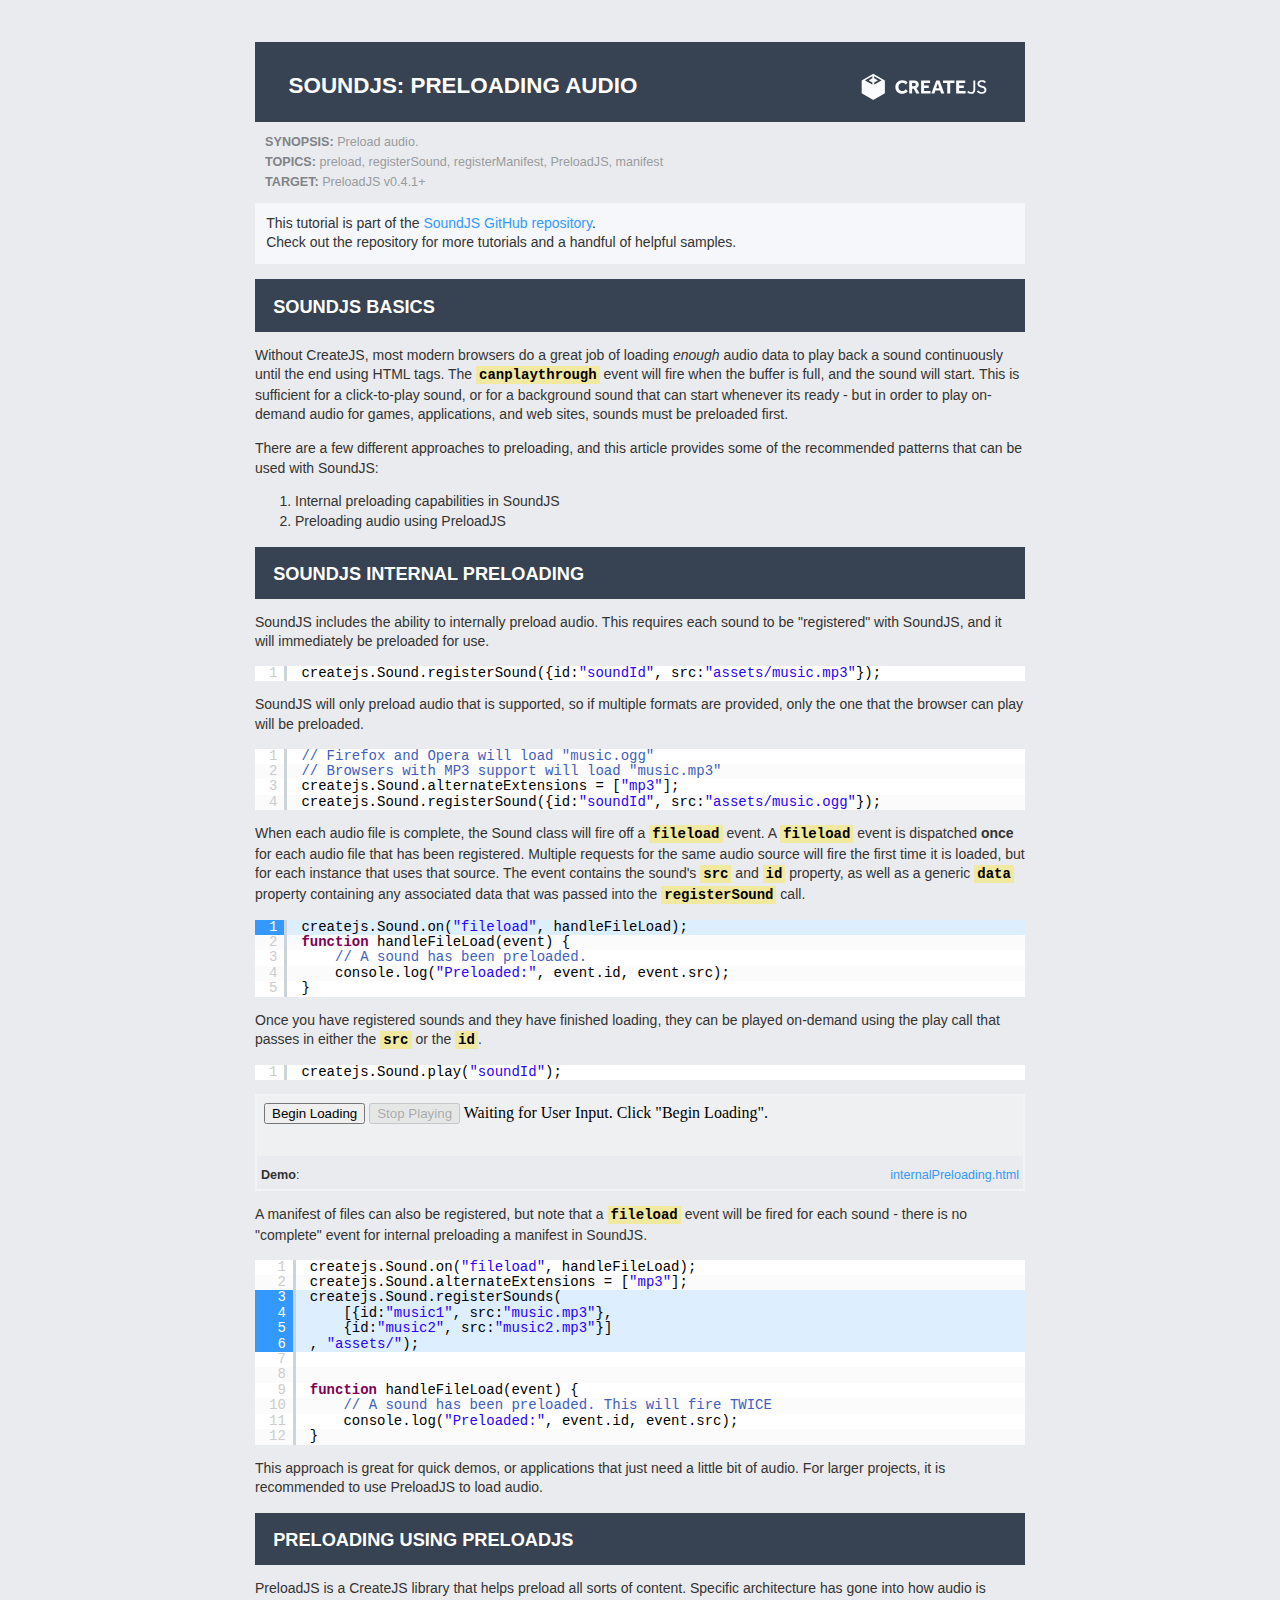
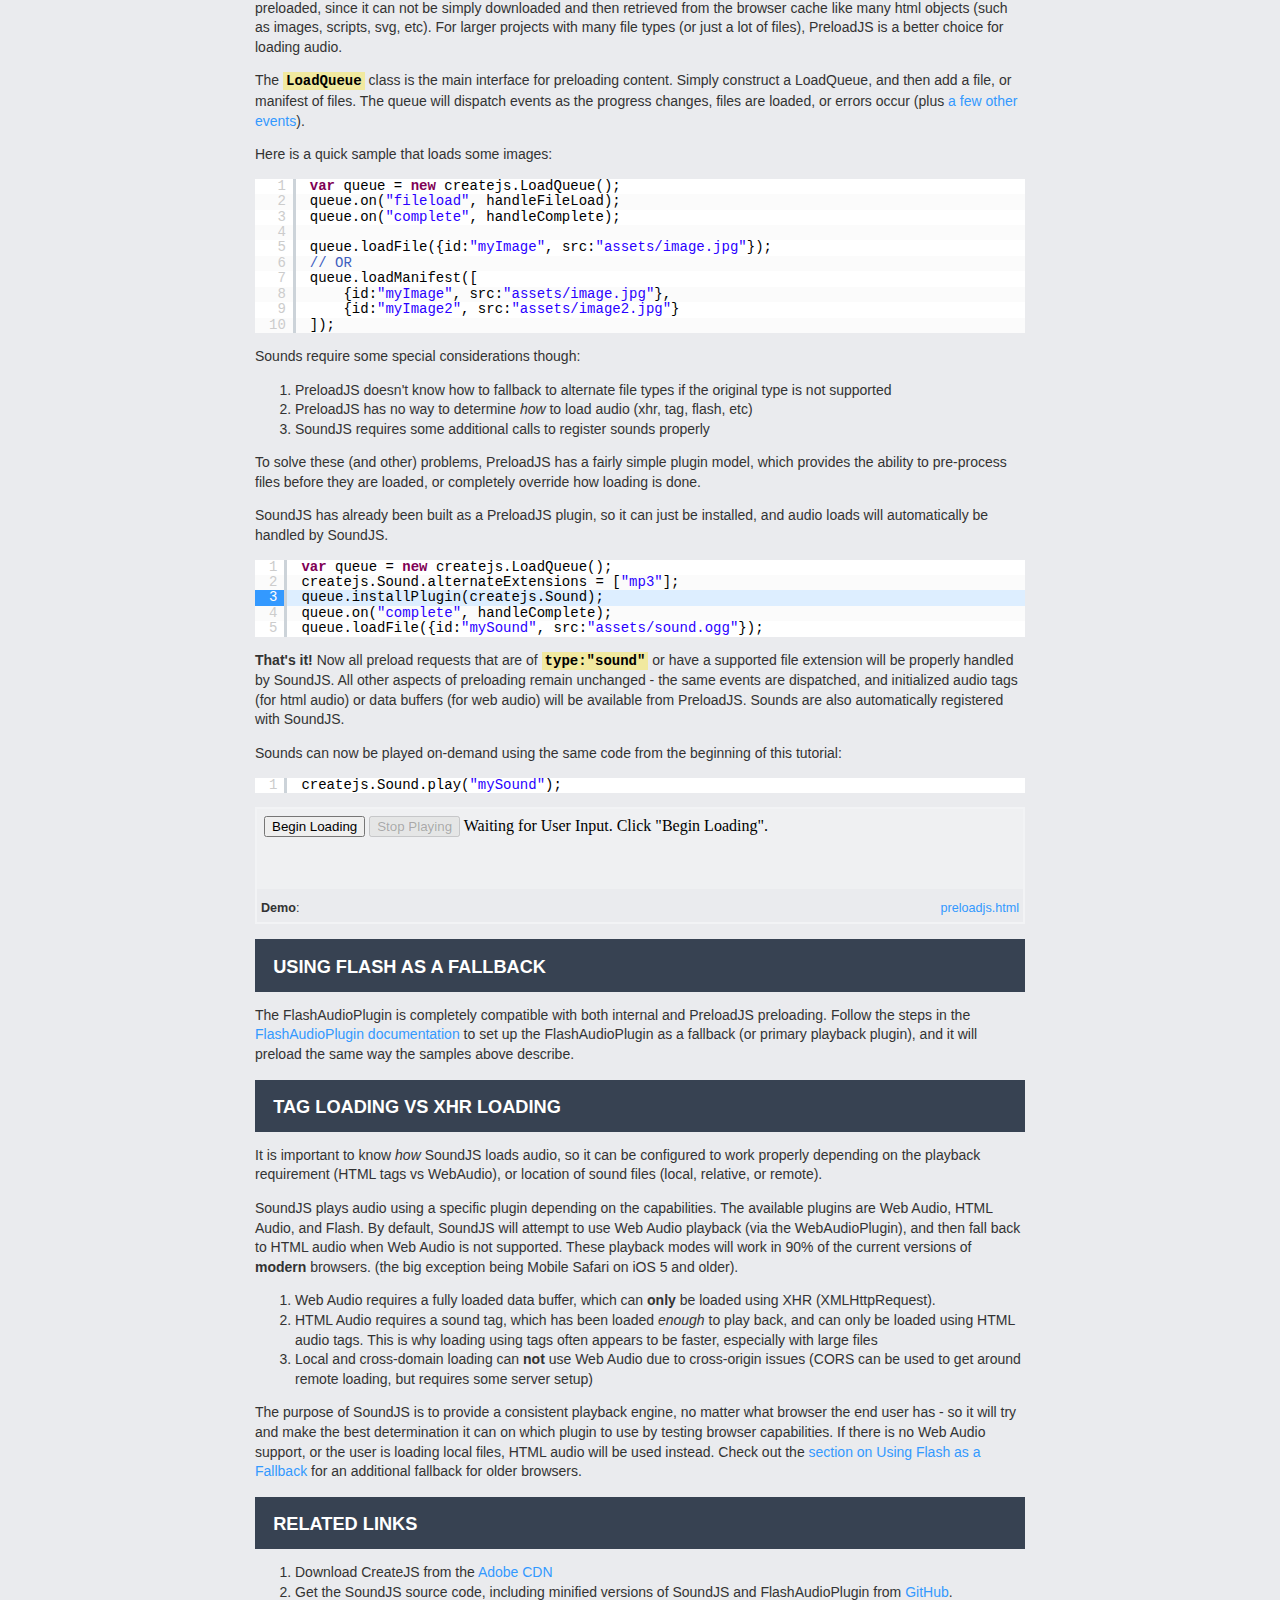
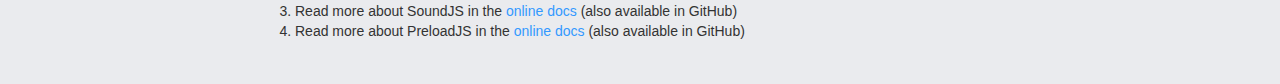
<file: scream/js/SoundJS-0.6.2/tutorials/SoundJS and PreloadJS/index.html>
<!DOCTYPE html>
<html xmlns="http://www.w3.org/1999/html">
<head>
    <meta http-equiv="Content-Type" content="text/html; charset=UTF-8">
    <title>SoundJS Tutorial: Preloading Audio</title>
    <link href="../_shared/tutorial.css" rel="stylesheet" type="text/css">
    <script src="../_shared/tutorial.js"></script>

    <!-- SyntaxHighlighter-->
    <script src="../_shared/SyntaxHighlighter/shCore.js"></script>
    <script src="../_shared/SyntaxHighlighter/shBrushJScript.js"></script>
    <script src="../_shared/SyntaxHighlighter/shBrushXml.js"></script>
    <link href="../_shared/SyntaxHighlighter/shCore.css" rel="stylesheet" type="text/css">
    <link href="../_shared/SyntaxHighlighter/shThemeCreateJS.css" rel="stylesheet" type="text/css">
</head>

<body onLoad="initTutorial();">
<article>
<header>
    <h1>SoundJS: Preloading Audio</h1>

    <p>
        <strong>Synopsis:</strong> Preload audio.<br>
        <strong>Topics:</strong> preload, registerSound, registerManifest, PreloadJS, manifest<br>
        <strong>Target:</strong> PreloadJS v0.4.1+
    </p>
</header>
<p class="highlight">
	This tutorial is part of the <a href="https://github.com/CreateJS/SoundJS/" target="_blank">SoundJS GitHub repository</a>.<br />
	Check out the repository for more tutorials and a handful of helpful samples.
</p>

<section>
    <header>
        <h2>SoundJS Basics</h2>
    </header>
    <p>
        Without CreateJS, most modern browsers do a great job of loading <em>enough</em> audio data to play back a sound
        continuously until the end using HTML tags. The <code>canplaythrough</code> event will fire when the buffer is
        full, and the sound will start. This is sufficient for a click-to-play sound, or for a background sound that
        can start whenever its ready - but in order to play on-demand audio for games, applications, and web sites,
        sounds must be preloaded first.
    </p>

    <p>
        There are a few different approaches to preloading, and this article provides some of the recommended patterns
        that can be used with SoundJS:
    </p>
    <ol>
        <li>Internal preloading capabilities in SoundJS</li>
        <li>Preloading audio using PreloadJS</li>
    </ol>

</section>

<section>
    <header>
        <h2>SoundJS Internal Preloading</h2>
    </header>
    <p>
        SoundJS includes the ability to internally preload audio.  This requires each sound to be
        "registered" with SoundJS, and it will immediately be preloaded for use.
    </p>
    <textarea class="brush: js;" readonly>
        createjs.Sound.registerSound({id:"soundId", src:"assets/music.mp3"});
    </textarea>

    <p>
        SoundJS will only preload audio that is supported, so if multiple formats are provided, only the one that the
        browser can play will be preloaded.
    </p>
    <textarea class="brush: js;" readonly>
        // Firefox and Opera will load "music.ogg"
        // Browsers with MP3 support will load "music.mp3"
		createjs.Sound.alternateExtensions = ["mp3"];
		createjs.Sound.registerSound({id:"soundId", src:"assets/music.ogg"});
    </textarea>

    <p>
        When each audio file is complete, the Sound class will fire off a <code>fileload</code> event. A
		<code>fileload</code> event is dispatched <strong>once</strong> for each audio file that has been registered.
        Multiple requests for the same audio source will fire the first time it is loaded, but for each instance that
        uses that source. The event contains the sound's <code>src</code> and <code>id</code> property, as well as a
        generic <code>data</code> property containing any associated data that was passed into the <code>registerSound</code>
        call.
    </p>

    <textarea class="brush: js; highlight:[1]" readonly>
        createjs.Sound.on("fileload", handleFileLoad);
        function handleFileLoad(event) {
        	// A sound has been preloaded.
        	console.log("Preloaded:", event.id, event.src);
        }
    </textarea>

    <p>
        Once you have registered sounds and they have finished loading, they can be played on-demand using the play
        call that passes in either the <code>src</code> or the <code>id</code>.
    </p>
    <textarea class="brush: js;" readonly>
        createjs.Sound.play("soundId");
    </textarea>

    <iframe src="internalPreloading.html" class="demo" longDesc="Simple internal preloading" width="100%"
            height="60px"></iframe>

    <p>
        A manifest of files can also be registered, but note that a <code>fileload</code> event will be fired for each
        sound - there is no "complete" event for internal preloading a manifest in SoundJS.
    </p>

    <textarea class="brush: js; highlight:[3,4,5,6]" readonly>
        createjs.Sound.on("fileload", handleFileLoad);
        createjs.Sound.alternateExtensions = ["mp3"];
        createjs.Sound.registerSounds(
			[{id:"music1", src:"music.mp3"},
        	{id:"music2", src:"music2.mp3"}]
        , "assets/");


		function handleFileLoad(event) {
        	// A sound has been preloaded. This will fire TWICE
        	console.log("Preloaded:", event.id, event.src);
        }
    </textarea>

    <p>
        This approach is great for quick demos, or applications that just need a little bit of audio. For larger
        projects, it is recommended to use PreloadJS to load audio.</p>
</section>

<section>
    <header>
        <h2>Preloading using PreloadJS</h2>
    </header>
    <p>
        PreloadJS is a CreateJS library that helps preload all sorts of content. Specific architecture has gone into how
        audio is preloaded, since it can not be simply downloaded and then retrieved from the browser cache like many
        html objects (such as images, scripts, svg, etc). For larger projects with many file types (or just a lot of
        files), PreloadJS is a better choice for loading audio.
    </p>
    <p>
        The <code>LoadQueue</code> class is the main interface for preloading content. Simply construct a LoadQueue, and
        then add a file, or manifest of files. The queue will dispatch events as the progress changes, files are loaded,
        or errors occur (plus <a
            href="http://www.createjs.com/Docs/PreloadJS/classes/AbstractLoader.html#event_complete" target="_blank">a
        few</a>
        <a href="http://www.createjs.com/Docs/PreloadJS/classes/LoadQueue.html#event_fileload" target="_blank">other
            events</a>).
    </p>

    <p>
        Here is a quick sample that loads some images:
    </p>

    <textarea class="brush: js;" readonly>
        var queue = new createjs.LoadQueue();
        queue.on("fileload", handleFileLoad);
        queue.on("complete", handleComplete);

        queue.loadFile({id:"myImage", src:"assets/image.jpg"});
        // OR
        queue.loadManifest([
        	{id:"myImage", src:"assets/image.jpg"},
        	{id:"myImage2", src:"assets/image2.jpg"}
        ]);
    </textarea>

    <p>
        Sounds require some special considerations though:
    </p>
    <ol>
        <li>PreloadJS doesn't know how to fallback to alternate file types if the original type is not supported</li>
        <li>PreloadJS has no way to determine <em>how</em> to load audio (xhr, tag, flash, etc)</li>
        <li>SoundJS requires some additional calls to register sounds properly</li>
    </ol>
    <p>
        To solve these (and other) problems, PreloadJS has a fairly simple plugin model, which provides the ability to
        pre-process files before they are loaded, or completely override how loading is done.
    </p>
    <p>
        SoundJS has already been built as a PreloadJS plugin, so it can just be installed, and audio loads will
        automatically be handled by SoundJS.
    </p>
    <textarea class="brush: js; highlight: [3]" readonly>
        var queue = new createjs.LoadQueue();
        createjs.Sound.alternateExtensions = ["mp3"];
        queue.installPlugin(createjs.Sound);
        queue.on("complete", handleComplete);
        queue.loadFile({id:"mySound", src:"assets/sound.ogg"});
    </textarea>

    <p>
        <strong>That's it!</strong> Now all preload requests that are of <code>type:"sound"</code> or have a
        supported file extension will be properly handled by SoundJS. All other aspects of preloading remain unchanged -
        the same events are dispatched, and initialized audio tags (for html audio) or data buffers (for web audio)
        will be available from PreloadJS. Sounds are also automatically registered with SoundJS.
    </p>
    <p>
        Sounds can now be played on-demand using the same code from the beginning of this tutorial:
    </p>
    <textarea class="brush: js;" readonly>
        createjs.Sound.play("mySound");
    </textarea>

    <iframe src="preloadjs.html" class="demo" longDesc="Loading using PreloadJS" width="100%"
            height="80px"></iframe>
</section>

<section>
    <header>
        <a name="FlashAudioPlugin"></a>
        <h2>Using Flash as a Fallback</h2>
    </header>
    <p>
        The FlashAudioPlugin is completely compatible with both internal and PreloadJS preloading. Follow the steps in the
        <a href="http://www.createjs.com/Docs/SoundJS/classes/FlashAudioPlugin.html" target="_blank">FlashAudioPlugin
            documentation</a> to set up the FlashAudioPlugin as a fallback (or primary playback plugin), and it will preload
        the same way the samples above describe.
    </p>
</section>

<section>
    <header>
        <h2>Tag loading vs XHR loading</h2>
    </header>
    <p>
        It is important to know <em>how</em> SoundJS loads audio, so it can be configured to work properly
        depending on the playback requirement (HTML tags vs WebAudio), or location of sound files (local, relative, or
        remote).
    </p>
    <p>
        SoundJS plays audio using a specific plugin depending on the capabilities. The available plugins are Web Audio,
        HTML Audio, and Flash. By default, SoundJS will attempt to use Web Audio playback (via the WebAudioPlugin), and
        then fall back to HTML audio when Web Audio is not supported. These playback modes will work in 90% of the
        current versions of <strong>modern</strong> browsers. (the big exception being Mobile Safari on iOS 5 and
        older).
    </p>
    <ol>
        <li>Web Audio requires a fully loaded data buffer, which can <strong>only</strong> be loaded using XHR
            (XMLHttpRequest).
        </li>
        <li>HTML Audio requires a sound tag, which has been loaded <em>enough</em> to play back, and can only be loaded
            using HTML audio tags. This is why loading using tags often appears to be faster, especially with large
            files
        </li>
        <li>Local and cross-domain loading can <strong>not</strong> use Web Audio due to cross-origin issues (CORS can
            be used to get around remote loading, but requires some server setup)
        </li>
    </ol>
    <p>
        The purpose of SoundJS is to provide a consistent playback engine, no matter what browser the end user has - so
        it will try and make the best determination it can on which plugin to use by testing browser capabilities. If
        there is no Web Audio support, or the user is loading local files, HTML audio will be used instead. Check out
        the <a href="#FlashAudioPlugin">section on Using Flash as a Fallback</a> for an additional fallback for older
        browsers.
    </p>
</section>

<section>
    <header>
        <h2>Related Links</h2>
    </header>
    <ol>
        <li>Download CreateJS from the <a href="http://code.createjs.com" target="_blank">Adobe CDN</a></li>
        <li>Get the SoundJS source code, including minified versions of SoundJS and FlashAudioPlugin from <a
                href="http://github.com/CreateJS/SoundJS/" target="_blank">GitHub</a>.
        </li>
        <li>Read more about SoundJS in the <a href="http://createjs.com/Docs/SoundJS" target="_blank">online docs</a>
            (also available in GitHub)
        </li>
        <li>Read more about PreloadJS in the <a href="http://createjs.com/Docs/PreloadJS" target="_blank">online
            docs</a> (also available in GitHub)
        </li>
    </ol>
</section>

</article>
</body>
</html>
</file>
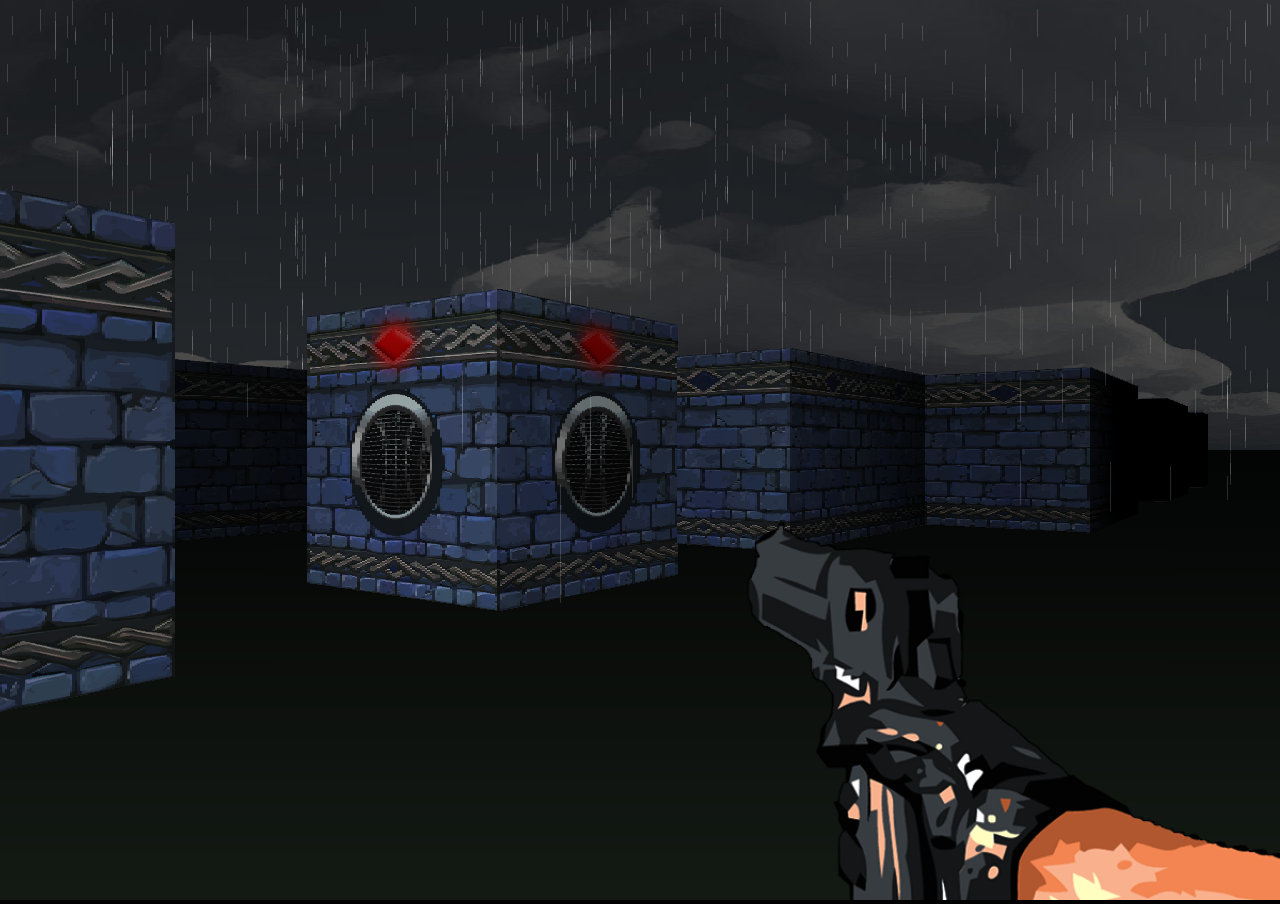
<file: scream/js/howler.js-master/howler.js-master/examples/3d/index.html>
<!doctype html>
<html lang="en">
<head>
  <meta charset="utf-8">
  <meta name="viewport" content="user-scalable=no">
  <title>Howler.js 3D Spatial Audio</title>
  <link rel="stylesheet" href="./styles.css">
</head>
<body>
  <!-- Game Canvas -->
  <canvas id="canvas" width="1" height="1">

  <!-- Scripts -->
  <script src="../../src/howler.core.js"></script>
  <script src="../../src/plugins/howler.spatial.js"></script>
  <script src="./js/sound.js"></script>
  <script src="./js/player.js"></script>
  <script src="./js/controls.js"></script>
  <script src="./js/texture.js"></script>
  <script src="./js/map.js"></script>
  <script src="./js/camera.js"></script>
  <script src="./js/game.js"></script>
</body>
</html>
</file>
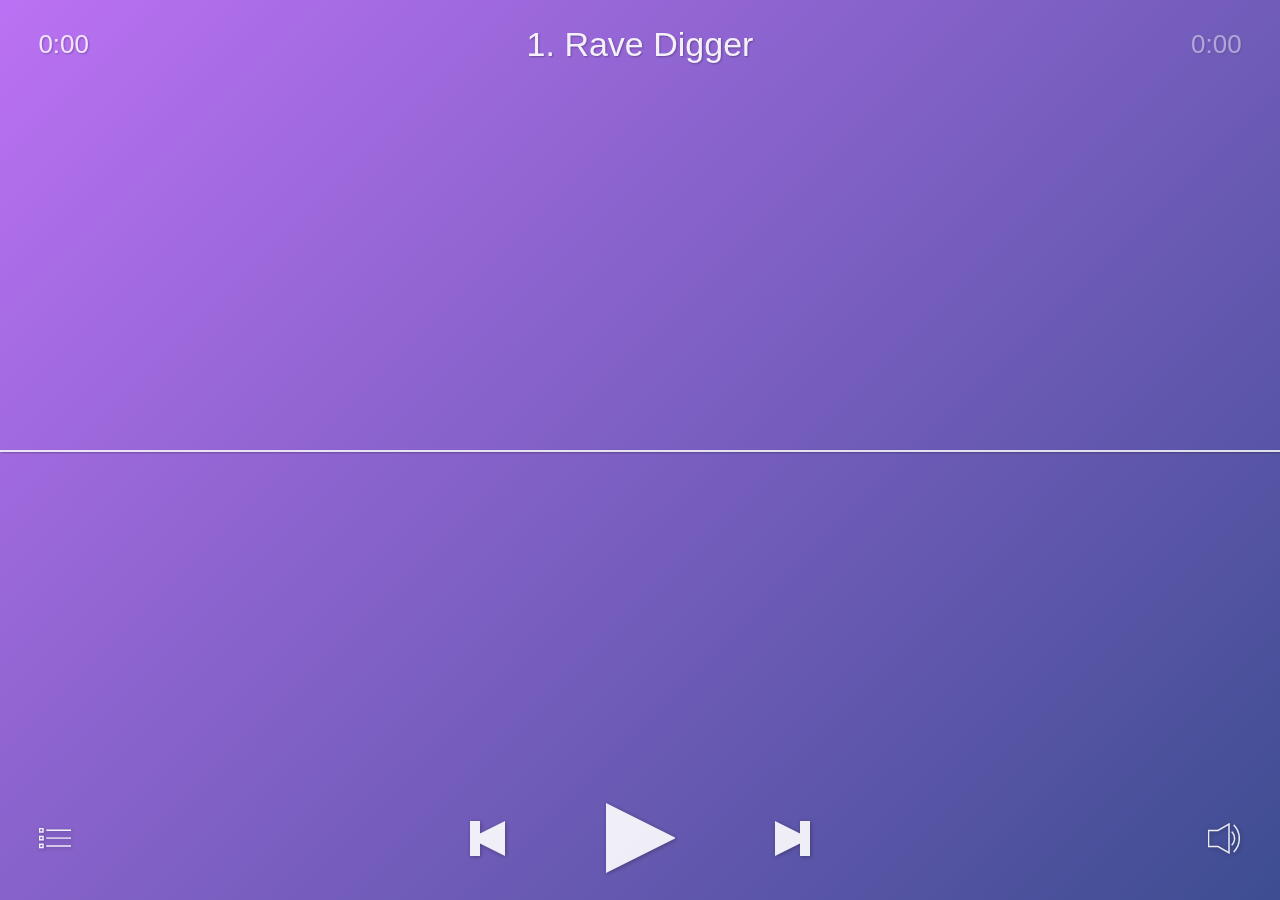
<file: scream/js/howler.js-master/howler.js-master/examples/player/index.html>
<!doctype html>
<html lang="en">
<head>
  <meta charset="utf-8">
  <meta name="viewport" content="user-scalable=no">
  <title>Howler.js Audio Player</title>
  <link rel="stylesheet" href="./styles.css">
</head>
<body>
  <!-- Top Info -->
  <div id="title">
    <span id="track"></span>
    <div id="timer">0:00</div>
    <div id="duration">0:00</div>
  </div>

  <!-- Controls -->
  <div class="controlsOuter">
    <div class="controlsInner">
      <div id="loading"></div>
      <div class="btn" id="playBtn"></div>
      <div class="btn" id="pauseBtn"></div>
      <div class="btn" id="prevBtn"></div>
      <div class="btn" id="nextBtn"></div>
    </div>
    <div class="btn" id="playlistBtn"></div>
    <div class="btn" id="volumeBtn"></div>
  </div>

  <!-- Progress -->
  <div id="waveform"></div>
  <div id="bar"></div>
  <div id="progress"></div>

  <!-- Playlist -->
  <div id="playlist">
    <div id="list"></div>
  </div>

  <!-- Volume -->
  <div id="volume" class="fadeout">
    <div id="barFull" class="bar"></div>
    <div id="barEmpty" class="bar"></div>
    <div id="sliderBtn"></div>
  </div>

  <!-- Scripts -->
  <script src="../../src/howler.core.js"></script>
  <script src="./siriwave.js"></script>
  <script src="./player.js"></script>
</body>
</html>
</file>
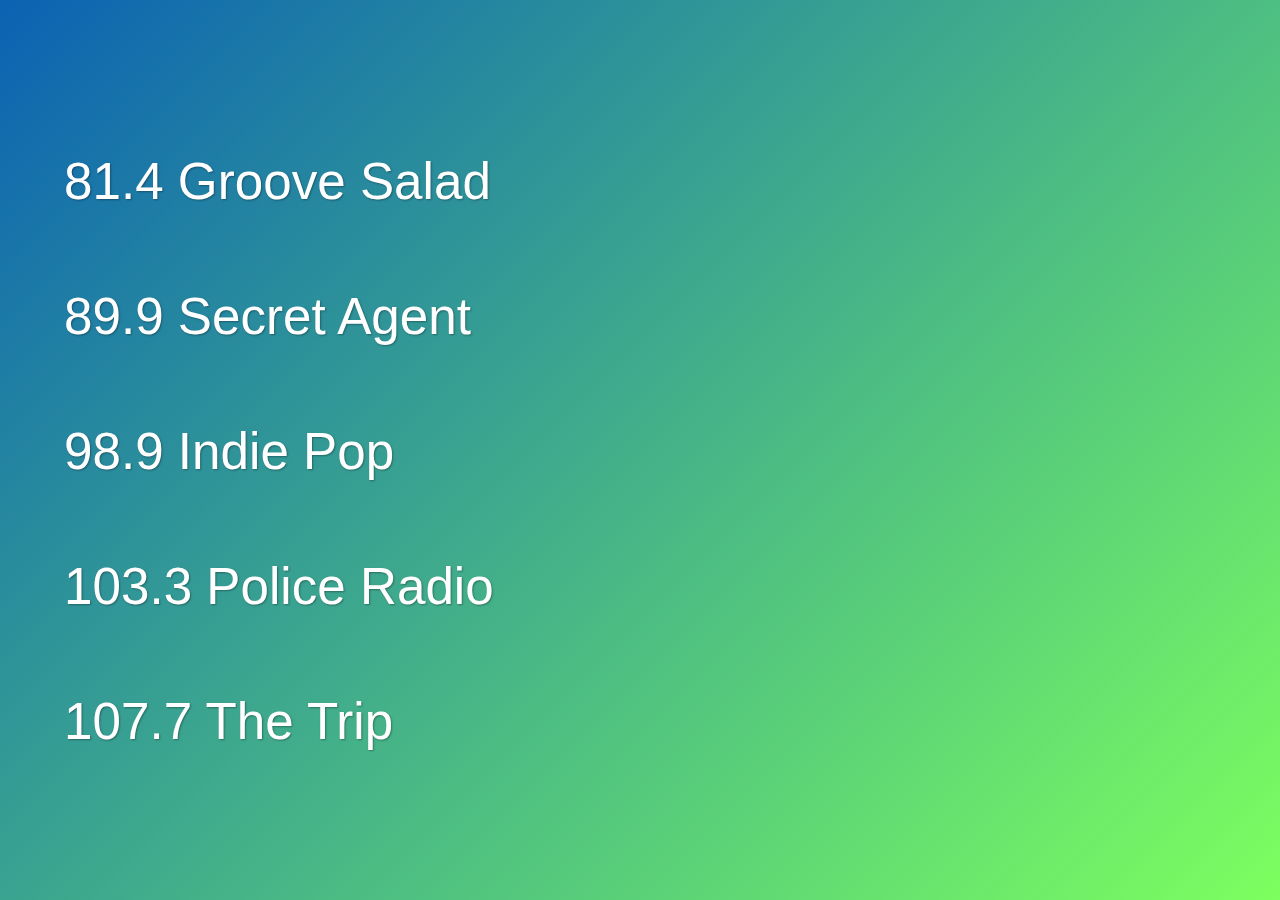
<file: scream/js/howler.js-master/howler.js-master/examples/radio/index.html>
<!doctype html>
<html lang="en">
<head>
  <meta charset="utf-8">
  <meta name="viewport" content="user-scalable=no">
  <title>Howler.js Radio</title>
  <link rel="stylesheet" href="./styles.css">
</head>
<body>
  <!-- Stations -->
  <div class="padding"></div>
  <div id="station0" class="station">
    <div class="title">
      <div id="title0" class="subtitle"></div>
      <div id="live0" class="live">LIVE</div>
      <div id="playing0" class="playing">
        <div class="rect1"></div>
        <div class="rect2"></div>
        <div class="rect3"></div>
        <div class="rect4"></div>
        <div class="rect5"></div>
      </div>
    </div>
  </div>
  <div id="station1" class="station">
    <div class="title">
      <div id="title1" class="subtitle"></div>
      <div id="live1" class="live">LIVE</div>
      <div id="playing1" class="playing">
        <div class="rect1"></div>
        <div class="rect2"></div>
        <div class="rect3"></div>
        <div class="rect4"></div>
        <div class="rect5"></div>
      </div>
    </div>
  </div>
  <div id="station2" class="station">
    <div class="title">
      <div id="title2" class="subtitle"></div>
      <div id="live2" class="live">LIVE</div>
      <div id="playing2" class="playing">
        <div class="rect1"></div>
        <div class="rect2"></div>
        <div class="rect3"></div>
        <div class="rect4"></div>
        <div class="rect5"></div>
      </div>
    </div>
  </div>
  <div id="station3" class="station">
    <div class="title">
      <div id="title3" class="subtitle"></div>
      <div id="live3" class="live">LIVE</div>
      <div id="playing3" class="playing">
        <div class="rect1"></div>
        <div class="rect2"></div>
        <div class="rect3"></div>
        <div class="rect4"></div>
        <div class="rect5"></div>
      </div>
    </div>
  </div>
  <div id="station4" class="station">
    <div class="title">
      <div id="title4" class="subtitle"></div>
      <div id="live4" class="live">LIVE</div>
      <div id="playing4" class="playing">
        <div class="rect1"></div>
        <div class="rect2"></div>
        <div class="rect3"></div>
        <div class="rect4"></div>
        <div class="rect5"></div>
      </div>
    </div>
  </div>
  <div class="padding"></div>

  <!-- Scripts -->
  <script src="../../src/howler.core.js"></script>
  <script src="./radio.js"></script>
</body>
</html>
</file>
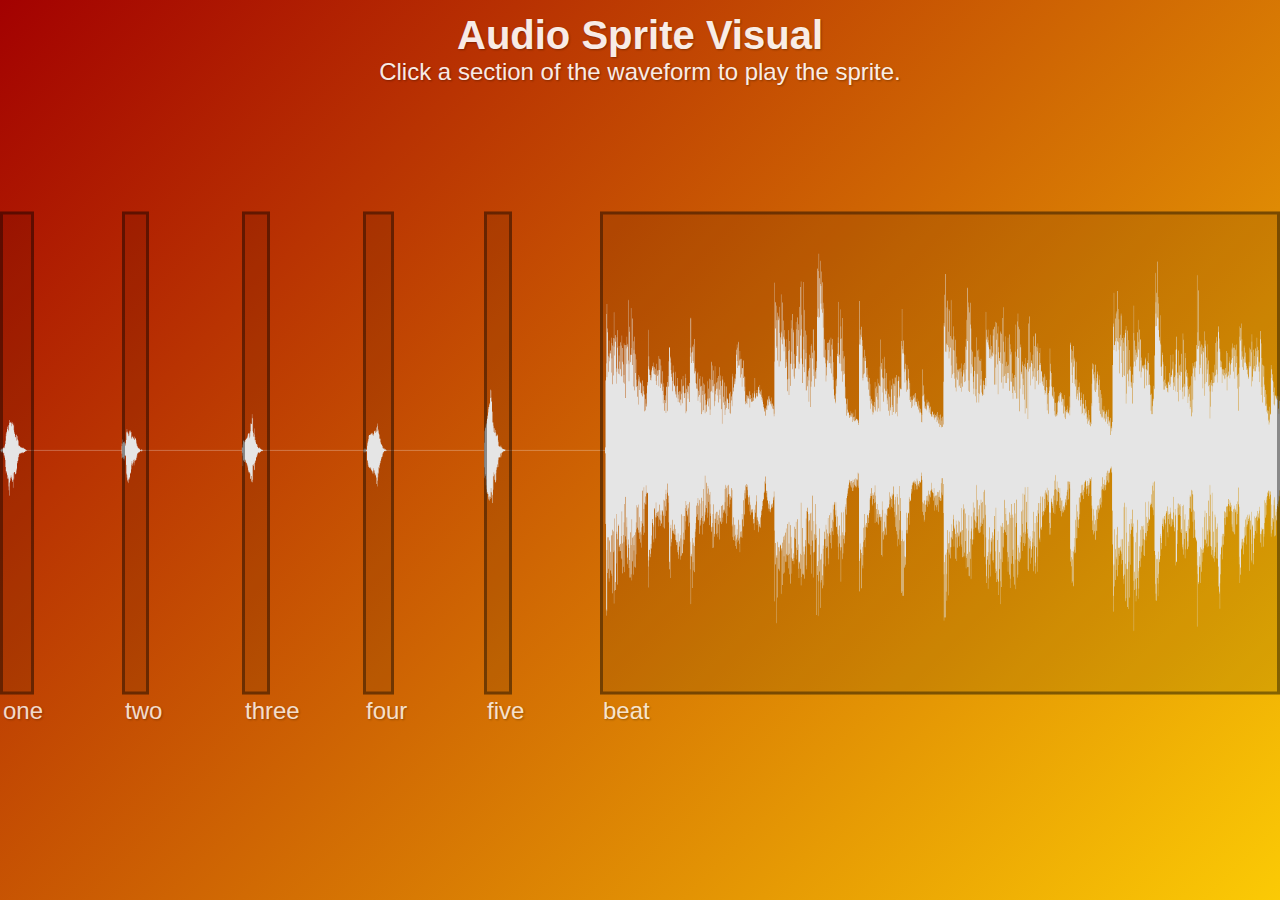
<file: scream/js/howler.js-master/howler.js-master/examples/sprite/index.html>
<!doctype html>
<html lang="en">
<head>
  <meta charset="utf-8">
  <meta name="viewport" content="user-scalable=no">
  <title>Howler.js Audio Sprite Visual</title>
  <link rel="stylesheet" href="./styles.css">
</head>
<body>
  <!-- Top Info -->
  <div class="instructions">
    <span class="title">Audio Sprite Visual</span><br>
    <span class="description">Click a section of the waveform to play the sprite.</span>
  </div>

  <!-- Waveform -->
  <div id="waveform"></div>

  <!-- Sprite Click Areas -->
  <div class="sprites">
    <div id="sprite0" class="sprite">
      <div class="sprite-label">one</div>
    </div>
    <div id="sprite1" class="sprite">
      <div class="sprite-label">two</div>
    </div>
    <div id="sprite2" class="sprite">
      <div class="sprite-label">three</div>
    </div>
    <div id="sprite3" class="sprite">
      <div class="sprite-label">four</div>
    </div>
    <div id="sprite4" class="sprite">
      <div class="sprite-label">five</div>
    </div>
    <div id="sprite5" class="sprite">
      <div class="sprite-label">beat</div>
    </div>
  </div>

  <!-- Scripts -->
  <script src="../../src/howler.core.js"></script>
  <script src="./sprite.js"></script>
</body>
</html>
</file>
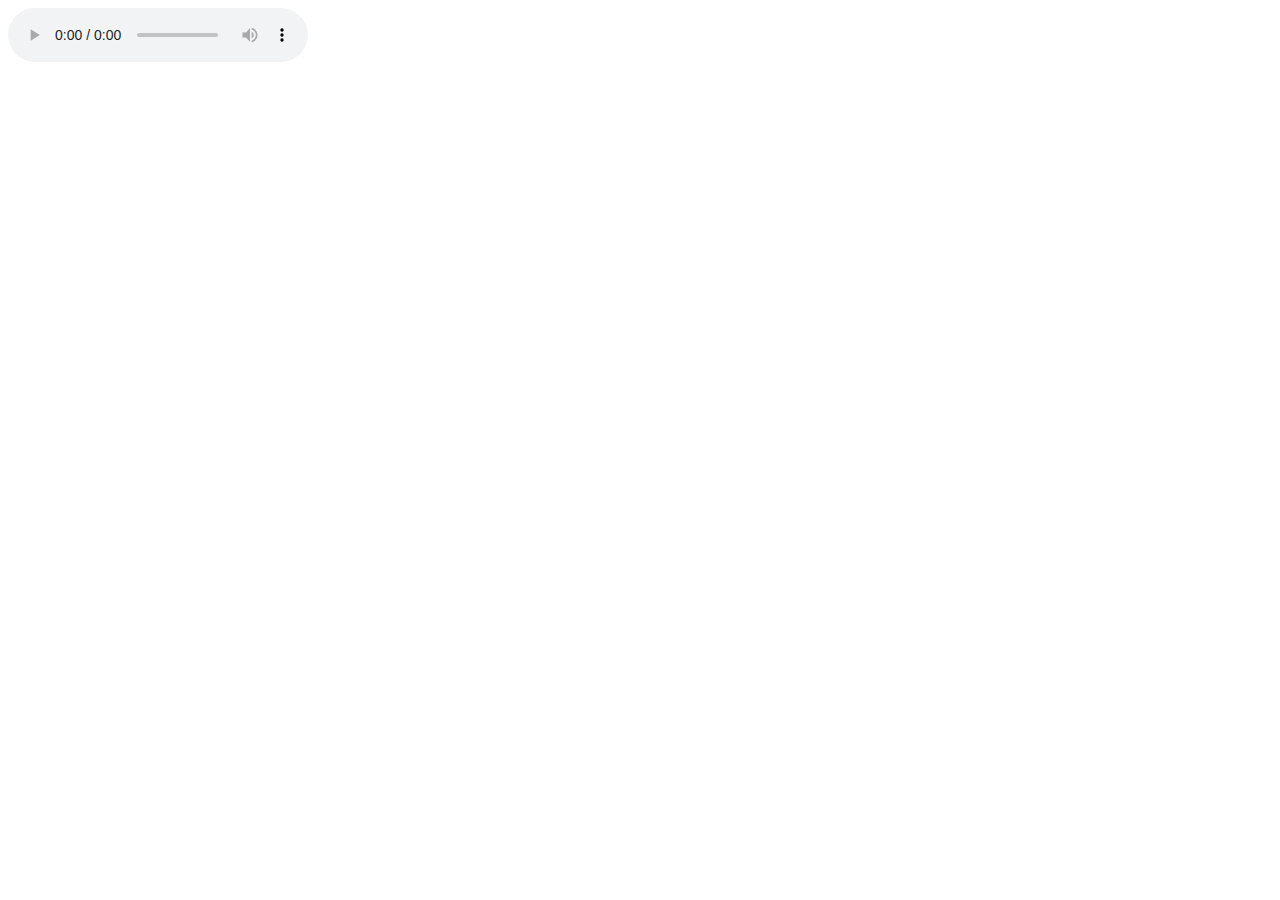
<file: scream/preload.html>
<html>
  <head>
  </head>
  <body>
		<audio id="bg-music" controls="controls" src="https://img04.aomygod.com/fontend/20171028/imgs/music/bgm1.mp3" autoplay="autoplay" loop="loop"></audio>
		<script type="text/javascript">
			document.addEventListener('DOMContentLoaded', function () {
		    function audioAutoPlay() {
		        var audio = document.getElementById('bg-music');
		            audio.play();
		        document.addEventListener("WeixinJSBridgeReady", function () {
		            audio.play();
		        }, false);
		    }
    		audioAutoPlay();
    		});
		</script>
  </body>
</html>
</file>
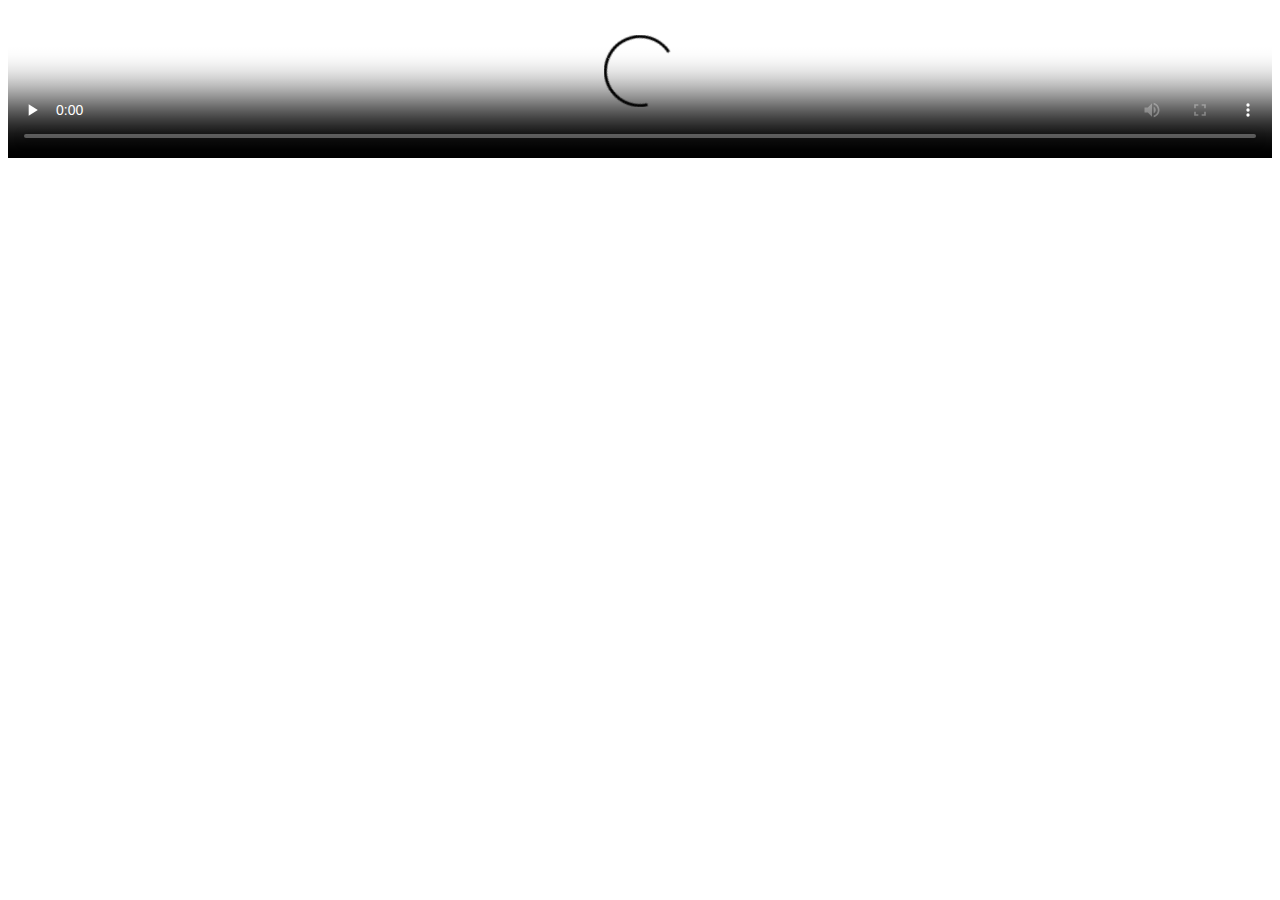
<file: video/video.html>
<!DOCTYPE html>
<html>
	<head>
		<meta charset="UTF-8">
		<meta name="viewport" content="width=device-width,initial-scale=1,minimum-scale=1,maximum-scale=1,user-scalable=no" />
		<title>autoplay-video</title>
	</head>
	<body>
		<section class="container">
			<div class="video-wrapper">
				<video id="video" width="100%" height="100%" loop="" controls="controls" playsinline="isiPhoneShowPlaysinline" webkit-playsinline="isiPhoneShowPlaysinline" x-webkit-airplay="" autoplay="true" preload="none" poster="https://img04.aomygod.com/15f9ecc14a8_bc_170eb4d89858d570bd94e989a1e2f871_850x470.jpeg">
					<source src="https://tianmavideo.meishe-app.com/transvideo/2017/11/09/task-1-DF9483D3-AACA-7B40-FA3B-C10EBC1355A2.mp4"> 您的浏览器不支持 HTML5 video 标签。
				</video>
			</div>
		</section>
	</body>
</html>
</file>
<file: runner/css/main.css>
/**
 * 重要的 CSS
 *
 * Ding Chun
 * 2017.4.14 8：00
 * 
 */

 @charset "utf-8";
* {
    -webkit-box-sizing: border-box;
       -moz-box-sizing: border-box;
            box-sizing: border-box; 
}
html body,
body,
input,
select,
textarea,
button {
    line-height: 22px;
    text-shadow: none;
}

html {
    min-height: 100%;
    height: 100%;
    font-size: 62.5%;
    overflow-y: scroll;
    -webkit-text-size-adjust: 100%;
    text-size-adjust: 100%;
    word-wrap: break-word;
}
body {
    position: relative;
    display: block;
    max-width: 640px;
    /*min-width: 320px;*/
    height: 100%;
    margin: auto;
    padding: 0;
    font-family: '微软雅黑';

    background: url(../images/bg.jpg) center/100% 100% #fff no-repeat;
}
select,input {
    -webkit-appearance: none;
    outline: none;
}
input:focus {
    background: #fff;
    -webkit-tap-highlight-color:rgba(0,0,0,0);
    -webkit-user-modify:read-write-plaintext-only;
    outline: none;
}
dl {
    -webkit-margin-before: 0;
    -webkit-margin-after: 0;
}
ul,
li {
    margin: 0;
    padding: 0;
    list-style: none;
}
a {
    text-decoration: none;
    color: #333;
    text-shadow: none;
    font-weight: lighter;
    /*-webkit-tap-highlight-color:transparent;*/
    -webkit-tap-highlight-color: rgba(255, 255, 255, 0);
}
// a:active {
//     background: transparent;
//     -webkit-tap-highlight-color: transparent;
// }
// a:hover {
//     background: transparent;
//     -webkit-tap-highlight-color: transparent;
// }
input {
    outline: 0 none;
}
img {
    border: 0 none;
}
em,
i {
    font-style: normal;
}
a,
button,
input {
    -webkit-tap-highlight-color: rgba(255, 0, 0, 1);
    -webkit-touch-callout: none;
    background: transparent;
    outline: none;
}


/* RADIO */

.regular-radio {
    // display: none;
    opacity: 0;
}

.regular-radio + label {
    -webkit-appearance: none;
    background-color: #fafafa;
    border: 1px solid #cacece;
    margin-left: 10%;
    padding: 9px;
    border-radius: 50px;
    display: inline-block;
    position: relative;
    vertical-align: middle;
    margin-top: -5px;
    margin-left: -40px;
}

.regular-radio:checked + label:after {
    content: ' ';
    width: 12px;
    height: 12px;
    border-radius: 50px;
    position: absolute;
    top: 0;
    right: 0;
    bottom: 0;
    left: 0;
    margin: auto;
    background: #F26F0A;
    box-shadow: inset 0px 0px 10px rgba(0,0,0,0.3);
    text-shadow: 0px;
    font-size: 32px;
}

.regular-radio:checked + label {
    position: relative;
    color: #99a1a7;
    border: 1px solid #8C8D8F;
    // box-shadow: 0 1px 2px rgba(0,0,0,0.05), inset 0px -15px 10px -12px rgba(0,0,0,0.05), inset 15px 10px -12px rgba(255,255,255,0.1), inset 0px 0px 10px rgba(0,0,0,0.1);
}

.regular-radio + label:active, .regular-radio:checked + label:active {
    box-shadow: 0 1px 2px rgba(0,0,0,0.05), inset 0px 1px 3px rgba(0,0,0,0.1);
}

.boxFlex {
    display: -webkit-box;
    display: -moz-box;
    display: box;
}
.Flex1 {
    display: block;
    -webkit-box-flex: 1;
    -moz-box-flex: 1;
    box-flex: 1;
}
.btn {
    width: 45%;
    margin: auto;
    cursor: pointer;
}
.btn img {
    display: block;
    width: 100%;
}
.prev {
    position: absolute;
    width: 12%;
    bottom: 6.2%;
    left: 5%;
    margin: auto;
    z-index: 2;
    cursor: pointer;
}
.prev img {
    width: 100%;
}
.music {
    position: absolute;
    top: 6.5%;
    left: 3%;
    z-index: 99;
    width: 26px;
}
section {
    display: none;
    position: relative;
    height: 100vh;
    overflow: hidden;
}
/*section#home {
    display: block;
}*/
section#download {
    background: #0055A2;
}
.goHome-btn {
    position: absolute;
    bottom: 0;
    z-index: 1;
}

.tabBody > div {
    display: none;
}
.tabBody > div:first-child {
    display: block;
}

/*************
**** 首页 ****
*************/
.home-title {
    position: absolute;
    right: 0;
    left: 0;
    width: 90%;
    margin: 0 auto;
    padding-top: 15%;
    opacity: 0;
    -webkit-animation: downIn .12s ease-in-out forwards;
            animation: downIn .12s ease-in-out forwards;
    overflow: hidden;
}
.home-title img {
    width: 100%;
}
.home-title img {
    width: 100%;
}
.home-txt {
    width: 90%;
    margin: 20% auto;
    text-align: center;
    // opacity: 0;
    // -webkit-animation: zoomIn .5s .5s linear forwards;
    //         animation: zoomIn .5s .5s linear forwards;
}
.home-txt img {
    width: 100%;
}
.home-btn,
.template-btn {
    margin-bottom: 15px;
    // -webkit-animation: zoomInOut 1.5s linear infinite;
    //         animation: zoomInOut 1.5s linear infinite;
}
.home-btn img,
.template-btn img {
    width: 100%;
}



.notice-title,
.template-title {
    margin: 10vh auto 5%;
    color: #fff;
    font-size: 1.5rem;
    text-align: center;
}
.notice-title span,
.template-title span {
    margin: 0 5px;
    padding: 5px 12px;
    color: #fff;
    font-size: 1.5rem;
    text-align: center;
    background: #007db6;
    border-radius: 20px;
}
.notice-title span.on,
.template-title span.on {
    background: #00A0E9;
}

.notice-txt {
    display: block;
    width: 90%;
    height: 60vh;
    margin: auto;
    padding: 10px;
    color: #727171;
    background: rgba(255, 255, 255, 0.85);
    border-radius: 6px;
    overflow: auto;
}
.notice-txt h4 {
    font-size: 1.4em;
    color: #0896f8;
}
.notice-txt b {
    display: block;
}
.note {
    width: 90%;
    margin: 2% auto;
    color: #fff;
}
.note > input {
    vertical-align: middle;
}
.notice-btn {
    max-width: 163px;
    width: 30%;
    margin: 5vh auto;
}
.goHome-btn {
    float: left;
    max-width: 163px;
    width: 28%;
    margin: 5vh 5%;
}


#personal .tabBody {
    margin-top: 6%;
}
.personal-txt {
    width: 90%;
    margin: auto;
    padding: 10px;
    color: #727171;
    background: rgba(255, 255, 255, 0.25);
    border-radius: 6px;
    overflow: auto;
}
.personal-txt ul li {
    margin-bottom: 10px;
    background: #fff;
    border-radius: 3px;
}
.personal-txt ul li span {
    display: inline-block;
    /* width: 100px; */
    line-height: 30px;
    padding: 0 5px;
}
.personal-txt ul li input {
    line-height: 30px;
    margin: 0;
    padding: 0 5px;
    border: 0;
    border-left: 1px solid #ddd;
}

.statement p {
    text-indent: 2em;
}
.statement-btn {
    width: 40%;
    margin: 5vh auto;
}

#download .notice-txt {
    height: auto;
    padding: 0;
    background: none;
}
#download .notice-txt > img {
    display: block;
    width: 100%;
}
#download .notice-txt p {
    text-indent: 2em;
}
#download .notice-txt canvas {
    display: block;
    width: 100%;
    // padding: 5px 10px;
    background: rgba(255, 255, 255, 0.7);
    border-radius: 6px;
}
#download .userName span {
    display: block;
}

.register-txt {
    width: 90%;
    max-height: 65vh;
    margin: auto;
    padding: 10px;
    color: #727171;
    background: rgba(255, 255, 255, 0.25);
    border-radius: 6px;
    overflow: auto;
}
.register-txt ul li {
    margin-bottom: 10px;
    background: #fff;
    border-radius: 3px;
    overflow: hidden;
}
.register-txt ul li span {
    display: inline-block;
    /* width: 100px; */
    line-height: 30px;
    padding: 0 5px;
    font-size: 12px;
}
.register-txt ul li input,
.register-txt ul li select {
    line-height: 30px;
    margin: 0;
    padding: 0 5px;
    font-size: 12px;
    border: 0;
    outline: none;
}
.register-txt ul li div {
    line-height: 30px;
    vertical-align: middle;
}
.register-txt ul li div > input {
    margin-top: -3px;
    margin-left: 30px;
    vertical-align: middle;
}
#register .note {
    display: inline-block;
    width: auto;
    margin: 2% auto;
    padding: 0 11px;
    color: #C51616;
    background: #fff;
    border-radius: 5px;
}


#cbtest {
    display: none;
}

.check-box {
    width: 20px;
    height: 20px;
    background-color: transparent;
    border: 2px solid #fff;
    // border-radius: 5px;
    position: relative;
    display: inline-block;
    vertical-align: top;
    -moz-box-sizing: border-box;
    -webkit-box-sizing: border-box;
    box-sizing: border-box;
    -moz-transition: border-color ease 0.2s;
    -o-transition: border-color ease 0.2s;
    -webkit-transition: border-color ease 0.2s;
    transition: border-color ease 0.2s;
    cursor: pointer;
}

.check-box::before,
.check-box::after {
    -moz-box-sizing: border-box;
    -webkit-box-sizing: border-box;
    box-sizing: border-box;
    position: absolute;
    height: 0;
    width: 4px;
    background-color: #E60011;
    display: inline-block;
    -moz-transform-origin: left top;
    -ms-transform-origin: left top;
    -o-transform-origin: left top;
    -webkit-transform-origin: left top;
    transform-origin: left top;
    border-radius: 5px;
    content: ' ';
    -webkit-transition: opacity ease .5;
    -moz-transition: opacity ease .5;
    transition: opacity ease .5;
}

.check-box::before {
    top: 12px;
    left: 8px;
    -moz-transform: rotate(-135deg);
    -ms-transform: rotate(-135deg);
    -o-transform: rotate(-135deg);
    -webkit-transform: rotate(-135deg);
    transform: rotate(-135deg);
}

.check-box::after {
    top: 4px;
    left: 0px;
    -moz-transform: rotate(-45deg);
    -ms-transform: rotate(-45deg);
    -o-transform: rotate(-45deg);
    -webkit-transform: rotate(-45deg);
    transform: rotate(-45deg);
}

input[type=checkbox]:checked + .check-box,
.check-box.checked {
    border-color: #fff;
}

input[type=checkbox]:checked + .check-box::after,
.check-box.checked::after {
    height: 10px;
    -moz-animation: dothabottomcheck 0.2s ease 0s forwards;
    -o-animation: dothabottomcheck 0.2s ease 0s forwards;
    -webkit-animation: dothabottomcheck 0.2s ease 0s forwards;
    animation: dothabottomcheck 0.2s ease 0s forwards;
}

input[type=checkbox]:checked + .check-box::before,
.check-box.checked::before {
    height: 20px;
    -moz-animation: dothatopcheck 0.4s ease 0s forwards;
    -o-animation: dothatopcheck 0.4s ease 0s forwards;
    -webkit-animation: dothatopcheck 0.4s ease 0s forwards;
    animation: dothatopcheck 0.4s ease 0s forwards;
}
.goBack {
    position: absolute;
    top: 20px;
    left: 20px;
    z-index: 101;
    width: 45px;
    height: 45px;
    background: url(../images/goback.png) center / 80% no-repeat;
}

.template-body {
    width: 82%;
    margin: auto;
    overflow: auto;
}
.template-body span {
    float: left;
    width: 50%;
    padding: 0 10px 20px 10px;
}
.template-body span img {
    display: block;
    width: 100%;
    box-shadow: 6px 8px 10px rgba(0, 0, 0, 0.5);
}

.upload-body {
    position: relative;
    width: 80%;
    margin: 12vh auto;
    border: 4px solid #fff;
    overflow: hidden;
}
.upload-body span img {
    display: block;
}
.img_content:before {
    position: absolute;
    top: 0;
    bottom: 0;
    z-index: 1;
    content: '';
    display: block;
    width: 100%;
    height: 100%;
}

.t1 .img_content:before {
    background: url(../images/t_01_b.png) center/100% 100%;
}
.t2 .img_content:before {
    background: url(../images/t_02_b.png) center/100% 100%;
}
.t3 .img_content:before {
    background: url(../images/t_03_b.png) center/100% 100%;
}
.t4 .img_content:before {
    background: url(../images/t_04_b.png) center/100% 100%;
}

.img_content img {
/*    -webkit-filter: blur(2px);
    -moz-filter: blur(2px);
    -ms-filter: blur(2px);
    filter: blur(2px);*/
}

.img_content,canvas{
    position: absolute;
    top: 0;
    left: 0;
    width: 100%;
    height: 100%;
    -webkit-transform: translate(0,0);
    transform: translate(0,0);
}
canvas{
    width: 100%!important;
}
img.mask {
    display: block;
    opacity: 0;
    background: yellow;
}

.upload-btn input,
.generate-btn input {
    position: absolute;
    z-index: 1;
    height: 31px;
    width: 100%;
    opacity: 0;
}

.btnBox {
    position: absolute;
    bottom: 0;
    z-index: 1;
    width: 100%;
    margin: auto;
}
.upload-btn {
    position: relative;
    float: left;
    max-width: 163px;
    width: 28%;
    margin: 0 0 5vh 15%;
}
.generate-btn {
    position: relative;
    float: right;
    max-width: 163px;
    width: 28%;
    margin: 0 15% 5vh 0;
}


section#canvasImg {
    position: fixed;
    top: 0;
    right: 0;
    bottom: 0;
    left: 0;
    z-index: 100;
}
#canvasImg > img {
    display: block;
    width: 100%;
    height: 100%;
    background: rgba(255, 255, 0, 0.23);
}

.info {
    position: fixed;
    top: 0;
    right: 0;
    left: 0;
    bottom: 0;
    z-index: 1000;
    width: 70%;
    height: 60px;
    line-height: 60px;
    margin: auto;
    color: #fff;
    font-size: 1.4em;
    text-align: center;
    background: rgba(0, 0, 0, 0.49);
    border-radius: 5px;
}
</file>
<file: shakeMobile/stylesheets/style.css>
html,body,div,span,applet,object,iframe,h1,h2,h3,h4,h5,h6,p,blockquote,pre,a,abbr,acronym,address,big,cite,code,del,dfn,em,img,ins,kbd,q,s,samp,small,strike,strong,sub,sup,tt,var,b,u,i,center,dl,dt,dd,ol,ul,li,fieldset,form,label,legend,table,caption,tbody,tfoot,thead,tr,th,td,article,aside,canvas,details,embed,figure,figcaption,footer,header,hgroup,menu,nav,output,ruby,section,summary,time,mark,audio,video{margin:0;padding:0;border:0;font:inherit;font-size:100%;vertical-align:baseline}html{line-height:1}ol,ul{list-style:none}table{border-collapse:collapse;border-spacing:0}caption,th,td{text-align:left;font-weight:normal;vertical-align:middle}q,blockquote{quotes:none}q:before,q:after,blockquote:before,blockquote:after{content:"";content:none}a img{border:none}article,aside,details,figcaption,figure,footer,header,hgroup,main,menu,nav,section,summary{display:block}body{padding:0;margin:0;width:100%;height:100vh}body .container{position:relative;width:100%;height:100%;background:#F0AD4E}body .container img{width:60%;display:block;position:absolute;top:50%;left:50%;transform:translateX(-50%) translateY(-50%)}body .container img.active{animation:shakeImg 1s linear 0s infinite alternate}@keyframes shakeImg{0%{transform:translateX(-50%) translateY(-50%) rotateZ(-10deg)}15%{transform:translateX(-50%) translateY(-50%) rotateZ(10deg)}30%{transform:translateX(-50%) translateY(-50%) rotateZ(-10deg)}45%{transform:translateX(-50%) translateY(-50%) rotateZ(10deg)}60%{transform:translateX(-50%) translateY(-50%) rotateZ(-10deg)}70%, 100%{transform:translateX(-50%) translateY(-50%) rotateZ(0)}}body .container h1{position:absolute;top:40%;left:0;width:100%;text-align:center;font-size:1.28rem;font-weight:bold}body .container h1.countTime{top:8%;z-index:100}body .container h1.active{animation:shakeWord 1s linear 0s infinite alternate}@keyframes shakeWord{0%{transform:rotateZ(-10deg)}15%{transform:rotateZ(10deg)}30%{transform:rotateZ(-10deg)}45%{transform:rotateZ(10deg)}60%{transform:rotateZ(-10deg)}70%, 100%{transform:rotateZ(0)}}body .container #status{text-align:center;line-height:2.13333rem;font-size:.85333rem;color:blue;font-weight:bold;margin:0;padding:0}body .container .btn-begin{position:absolute;bottom:2rem;left:50%;transform:translateX(-50%);text-align:center;display:block;background:#007AFF;color:#fff;width:40%;height:2.13333rem;line-height:2.13333rem;text-decoration:none;font-size:.768rem}
</file>
<file: scream/js/howler.js-master/howler.js-master/tests/css/styles.css>
html {
  width: 100%;
  height: 100%;  
  overflow: hidden;
  padding: 0;
  margin: 0;
  outline: 0;
}

body {
  width: 100%;
  height: 100%;
  overflow: hidden;
  background: #e0dad2;
  border: 30px solid #a2998c;
  margin: 0;
  padding: 0;
  outline: 0;
  font-family: 'Lucida Grande', Arial;
  font-weight: bold;
  font-size: 50px;
  font-size: 7vw;
  color: #a2998c;
  -moz-box-sizing: border-box;
  -webkit-box-sizing: border-box;
  box-sizing: border-box;
  -moz-user-select: none;
  -webkit-user-select: none;
  user-select: none;
  cursor: default;
}

/* Main Components */
#container {
  width: 100%;
  height: 100%;
  text-align: center;
}
.button{
  background: #a2998c;
  border: none;
  outline: 0;
  padding: 20px 50px;
  margin: 0;
  font-family: 'Lucida Grande', Arial;
  font-weight: bold;
  font-size: 40px;
  font-size: 5vw;
  color: #e0dad2;
  border-radius: 5px;
  width: 92%;
  margin: 20px 0;
}
.button:hover {
  background: #91887b;
  cursor: pointer;
}
.button[disabled] {
  pointer-events: none;
  opacity: 0.5;
}
#logo {
  background-image: url('[data-uri]');
  width: 100px;
  height: 100px;
  position: absolute;
  bottom: 60px;
  left: 50%;
  margin: 0 -50px 0 -50px;
}

/* index.html */
#container {
  display: -webkit-box;
  display: -ms-flexbox;
  display: -webkit-flex;
  display: flex;
  -webkit-flex-direction: column;
  -webkit-box-direction: column;
  -ms-flex-direction: column;
  flex-direction: column;
  -webkit-justify-content: center;
  -webkit-box-pack: center;
  -ms-flex-pack: center;
  justify-content: center;
  -webkit-box-align: center;
  -webkit-align-items: center;
  -ms-flex-align: center;
  align-items: center;
}

@media screen and (max-height: 400px) {
  .button {
    padding: 5px;
  }
}
</file>
<file: scream/js/SoundJS-0.6.2/tutorials/_shared/tutorial.css>
body {
	margin: 3em;
	padding: 0;
	background-color: #eaebee;
	font-family: Arial, Verdana, sans-serif;
	font-size: 14px;
	font-weight: normal;
	color: #333;
	line-height: 1.4em;
}

article {
	width: 55em;
	margin-left: auto;
	margin-right: auto;
}

a:link, a:visited {
	color: #39f;
	text-decoration: none;
}

a:hover {
	text-decoration: underline;
}

header p {
	color: #999b9f;
	margin: 0;
	padding: 0.8em;
	line-height: 1.6em;
	font-size: 0.9em;
}

header p strong {
	color: #808387;
	text-transform: uppercase;
}

h1::after {
	display: block;
	content: "";
	background: url('../_shared/createjs-logo-horizontal-gray-lightest.svg') no-repeat;
	height:2em;
	width: 6em;
	margin-top: -0.1em;
	float: right;
}

h1, h2 {
	color: #FFF;
	font-size: 1.6em;
	margin-bottom: 0;
	padding: 1.5em;
	padding-bottom: 1.2em;
	background: #374252;
	text-transform: uppercase;
}

h1 em {
	font-weight: 200;
	font-style: normal;
}

h2 {
	font-size: 1.3em;
	padding: 1em;
	padding-bottom: 0.8em;
}

h3 {
	background: #e0e1e5;
	color: #374252;
	font-size: 1.25em;
	padding: 0.5em;
	margin-top: 1.25em;
	margin-bottom: -0.5em;
	position: relative;
}

div.demo {
	border: solid 2px rgba(255, 255, 255, 0.4);
}

div.demo p {
	margin: 0;
	padding: 4px;
	font-size: 0.9em;
}

textarea {
	width: 100%;
	height: 60px;
}

div.demo p a {
	float: right;
}

iframe.demo {
	background-color: rgba(255, 255, 255, 0.25);
	border: none;
	margin-right: 8px;
}

code {
	color: black;
	background-color: rgba(255, 230, 0, 0.33);
	padding: 1px 3px;
	font-family: Courier New, Courier, serif;
	font-weight: bold;
}

A code, code A {
	color: rgb(0, 0, 172);
}

.highlight {
	background-color: rgba(250, 252, 255, 0.7);
	margin: 0;
	padding: 0.8em;
}
</file>
<file: scream/js/SoundJS-0.6.2/tutorials/_shared/SyntaxHighlighter/shCore.css>
/**
 * SyntaxHighlighter
 * http://alexgorbatchev.com/SyntaxHighlighter
 *
 * SyntaxHighlighter is donationware. If you are using it, please donate.
 * http://alexgorbatchev.com/SyntaxHighlighter/donate.html
 *
 * @version
 * 3.0.83 (July 02 2010)
 * 
 * @copyright
 * Copyright (C) 2004-2010 Alex Gorbatchev.
 *
 * @license
 * Dual licensed under the MIT and GPL licenses.
 */
.syntaxhighlighter a,
.syntaxhighlighter div,
.syntaxhighlighter code,
.syntaxhighlighter table,
.syntaxhighlighter table td,
.syntaxhighlighter table tr,
.syntaxhighlighter table tbody,
.syntaxhighlighter table thead,
.syntaxhighlighter table caption,
.syntaxhighlighter textarea {
  -moz-border-radius: 0 0 0 0 !important;
  -webkit-border-radius: 0 0 0 0 !important;
  background: none !important;
  border: 0 !important;
  bottom: auto !important;
  float: none !important;
  height: auto !important;
  left: auto !important;
  line-height: 1.1em !important;
  margin: 0 !important;
  outline: 0 !important;
  overflow: visible !important;
  padding: 0 !important;
  position: static !important;
  right: auto !important;
  text-align: left !important;
  top: auto !important;
  vertical-align: baseline !important;
  width: auto !important;
  box-sizing: content-box !important;
  font-family: "Consolas", "Bitstream Vera Sans Mono", "Courier New", Courier, monospace !important;
  font-weight: normal !important;
  font-style: normal !important;
  font-size: 1em !important;
  min-height: inherit !important;
  min-height: auto !important;
}

.syntaxhighlighter {
  width: 100% !important;
  margin: 1em 0 1em 0 !important;
  position: relative !important;
  overflow: auto !important;
  font-size: 1em !important;
}
.syntaxhighlighter.source {
  overflow: hidden !important;
}
.syntaxhighlighter .bold {
  font-weight: bold !important;
}
.syntaxhighlighter .italic {
  font-style: italic !important;
}
.syntaxhighlighter .line {
  white-space: pre !important;
}
.syntaxhighlighter table {
  width: 100% !important;
}
.syntaxhighlighter table caption {
  text-align: left !important;
  padding: .5em 0 0.5em 1em !important;
}
.syntaxhighlighter table td.code {
  width: 100% !important;
}
.syntaxhighlighter table td.code .container {
  position: relative !important;
}
.syntaxhighlighter table td.code .container textarea {
  box-sizing: border-box !important;
  position: absolute !important;
  left: 0 !important;
  top: 0 !important;
  width: 100% !important;
  height: 100% !important;
  border: none !important;
  background: white !important;
  padding-left: 1em !important;
  overflow: hidden !important;
  white-space: pre !important;
}
.syntaxhighlighter table td.gutter .line {
  text-align: right !important;
  padding: 0 0.5em 0 1em !important;
}
.syntaxhighlighter table td.code .line {
  padding: 0 1em !important;
}
.syntaxhighlighter.nogutter td.code .container textarea, .syntaxhighlighter.nogutter td.code .line {
  padding-left: 0em !important;
}
.syntaxhighlighter.show {
  display: block !important;
}
.syntaxhighlighter.collapsed table {
  display: none !important;
}
.syntaxhighlighter.collapsed .toolbar {
  padding: 0.1em 0.8em 0em 0.8em !important;
  font-size: 1em !important;
  position: static !important;
  width: auto !important;
  height: auto !important;
}
.syntaxhighlighter.collapsed .toolbar span {
  display: inline !important;
  margin-right: 1em !important;
}
.syntaxhighlighter.collapsed .toolbar span a {
  padding: 0 !important;
  display: none !important;
}
.syntaxhighlighter.collapsed .toolbar span a.expandSource {
  display: inline !important;
}
.syntaxhighlighter .toolbar {
  position: absolute !important;
  right: 1px !important;
  top: 1px !important;
  width: 11px !important;
  height: 11px !important;
  font-size: 10px !important;
  z-index: 10 !important;
}
.syntaxhighlighter .toolbar span.title {
  display: inline !important;
}
.syntaxhighlighter .toolbar a {
  display: block !important;
  text-align: center !important;
  text-decoration: none !important;
  padding-top: 1px !important;
}
.syntaxhighlighter .toolbar a.expandSource {
  display: none !important;
}
.syntaxhighlighter.ie {
  font-size: .9em !important;
  padding: 1px 0 1px 0 !important;
}
.syntaxhighlighter.ie .toolbar {
  line-height: 8px !important;
}
.syntaxhighlighter.ie .toolbar a {
  padding-top: 0px !important;
}
.syntaxhighlighter.printing .line.alt1 .content,
.syntaxhighlighter.printing .line.alt2 .content,
.syntaxhighlighter.printing .line.highlighted .number,
.syntaxhighlighter.printing .line.highlighted.alt1 .content,
.syntaxhighlighter.printing .line.highlighted.alt2 .content {
  background: none !important;
}
.syntaxhighlighter.printing .line .number {
  color: #bbbbbb !important;
}
.syntaxhighlighter.printing .line .content {
  color: black !important;
}
.syntaxhighlighter.printing .toolbar {
  display: none !important;
}
.syntaxhighlighter.printing a {
  text-decoration: none !important;
}
.syntaxhighlighter.printing .plain, .syntaxhighlighter.printing .plain a {
  color: black !important;
}
.syntaxhighlighter.printing .comments, .syntaxhighlighter.printing .comments a {
  color: #008200 !important;
}
.syntaxhighlighter.printing .string, .syntaxhighlighter.printing .string a {
  color: blue !important;
}
.syntaxhighlighter.printing .keyword {
  color: #006699 !important;
  font-weight: bold !important;
}
.syntaxhighlighter.printing .preprocessor {
  color: gray !important;
}
.syntaxhighlighter.printing .variable {
  color: #aa7700 !important;
}
.syntaxhighlighter.printing .value {
  color: #009900 !important;
}
.syntaxhighlighter.printing .functions {
  color: #ff1493 !important;
}
.syntaxhighlighter.printing .constants {
  color: #0066cc !important;
}
.syntaxhighlighter.printing .script {
  font-weight: bold !important;
}
.syntaxhighlighter.printing .color1, .syntaxhighlighter.printing .color1 a {
  color: gray !important;
}
.syntaxhighlighter.printing .color2, .syntaxhighlighter.printing .color2 a {
  color: #ff1493 !important;
}
.syntaxhighlighter.printing .color3, .syntaxhighlighter.printing .color3 a {
  color: red !important;
}
.syntaxhighlighter.printing .break, .syntaxhighlighter.printing .break a {
  color: black !important;
}
</file>
<file: scream/js/SoundJS-0.6.2/tutorials/_shared/SyntaxHighlighter/shThemeCreateJS.css>
/**
 * SyntaxHighlighter
 * http://alexgorbatchev.com/SyntaxHighlighter
 *
 * SyntaxHighlighter is donationware. If you are using it, please donate.
 * http://alexgorbatchev.com/SyntaxHighlighter/donate.html
 *
 * @version
 * 3.0.83 (July 02 2010)
 * 
 * @copyright
 * Copyright (C) 2004-2010 Alex Gorbatchev.
 *
 * @license
 * Dual licensed under the MIT and GPL licenses.
 */
.syntaxhighlighter {
  background-color: white !important;
}
.syntaxhighlighter .line.alt1 {
  background-color: #FBFBFB !important;
}
.syntaxhighlighter .line.alt2 {
  background-color: white !important;
}
.syntaxhighlighter .line.highlighted.alt1, .syntaxhighlighter .line.highlighted.alt2 {
  background-color: #ddeeff !important;
}
.syntaxhighlighter .line.highlighted.number {
  color: white !important;
}
.syntaxhighlighter table caption {
  color: black !important;
}
.syntaxhighlighter .gutter {
  color: #CCCCCC !important;
}
.syntaxhighlighter .gutter .line {
  border-right: 3px solid #ccd3d9 !important;
}
.syntaxhighlighter .gutter .line.highlighted {
  background-color: #39f !important;
  color: white !important;
}
.syntaxhighlighter.printing .line .content {
  border: none !important;
}
.syntaxhighlighter.collapsed {
  overflow: visible !important;
}
.syntaxhighlighter.collapsed .toolbar {
  color: #3f5fbf !important;
  background: white !important;
  border: 1px solid #d4d0c8 !important;
}
.syntaxhighlighter.collapsed .toolbar a {
  color: #3f5fbf !important;
}
.syntaxhighlighter.collapsed .toolbar a:hover {
  color: #aa7700 !important;
}
.syntaxhighlighter .toolbar {
  color: #a0a0a0 !important;
  background: #d4d0c8 !important;
  border: none !important;
  visibility: hidden;
}
.syntaxhighlighter .toolbar a {
  color: #a0a0a0 !important;
}
.syntaxhighlighter .toolbar a:hover {
  color: red !important;
}
.syntaxhighlighter .plain, .syntaxhighlighter .plain a {
  color: black !important;
}
.syntaxhighlighter .comments, .syntaxhighlighter .comments a {
  color: #3f5fbf !important;
}
.syntaxhighlighter .string, .syntaxhighlighter .string a {
  color: #2a00ff !important;
}
.syntaxhighlighter .keyword {
  color: #7f0055 !important;
}
.syntaxhighlighter .preprocessor {
  color: #646464 !important;
}
.syntaxhighlighter .variable {
  color: #aa7700 !important;
}
.syntaxhighlighter .value {
  color: #009900 !important;
}
.syntaxhighlighter .functions {
  color: #ff1493 !important;
}
.syntaxhighlighter .constants {
  color: #0066cc !important;
}
.syntaxhighlighter .script {
  font-weight: bold !important;
  color: #7f0055 !important;
  background-color: none !important;
}
.syntaxhighlighter .color1, .syntaxhighlighter .color1 a {
  color: gray !important;
}
.syntaxhighlighter .color2, .syntaxhighlighter .color2 a {
  color: #ff1493 !important;
}
.syntaxhighlighter .color3, .syntaxhighlighter .color3 a {
  color: red !important;
}

.syntaxhighlighter .keyword {
  font-weight: bold !important;
}
.syntaxhighlighter .xml .keyword {
  color: #3f7f7f !important;
  font-weight: normal !important;
}
.syntaxhighlighter .xml .color1, .syntaxhighlighter .xml .color1 a {
  color: #7f007f !important;
}
.syntaxhighlighter .xml .string {
  font-style: italic !important;
  color: #2a00ff !important;
}
</file>
<file: scream/js/howler.js-master/howler.js-master/examples/3d/styles.css>
html {
  width: 100%;
  height: 100%;  
  overflow: hidden;
  padding: 0;
  margin: 0;
  outline: 0;
}

body {
  width: 100%;
  height: 100%;
  padding: 0;
  margin: 0;
  overflow: hidden;
  background: #000;
  -webkit-user-select: none;
  user-select: none;
  -webkit-tap-highlight-color: rgba(255, 255, 255, 0);
}

#canvas {
  width: 100%;
  height: 100%;
}
</file>
<file: scream/js/howler.js-master/howler.js-master/examples/player/styles.css>
html {
  width: 100%;
  height: 100%;  
  overflow: hidden;
  padding: 0;
  margin: 0;
  outline: 0;
}

body {
  width: 100%;
  height: 100%;
  padding: 0;
  margin: 0;
  overflow: hidden;
  background: #bb71f3;
  background: -moz-linear-gradient(-45deg, #bb71f3 0%, #3d4d91 100%);
  background: -webkit-linear-gradient(-45deg, #bb71f3 0%, #3d4d91 100%);
  background: linear-gradient(135deg, #bb71f3 0%, #3d4d91 100%);
  filter: progid:DXImageTransform.Microsoft.gradient(startColorstr='#bb71f3', endColorstr='#3d4d91', GradientType=1);
  font-family: "Helvetica Neue", "Futura", "Trebuchet MS", Arial;
  -webkit-user-select: none;
  user-select: none;
  -webkit-tap-highlight-color: rgba(255, 255, 255, 0);
}

/* Top Info */
#title {
  position: absolute;
  width: 100%;
  top: 3%;
  line-height: 34px;
  height: 34px;
  text-align: center;
  font-size: 34px;
  opacity: 0.9;
  font-weight: 300;
  color: #fff;
  text-shadow: 1px 1px 2px rgba(0, 0, 0, 0.33);
}
#timer {
  position: absolute;
  top: 0;
  left: 3%;
  text-align: left;
  font-size: 26px;
  opacity: 0.9;
  font-weight: 300;
  color: #fff;
  text-shadow: 1px 1px 2px rgba(0, 0, 0, 0.33);
}
#duration {
  position: absolute;
  top: 0;
  right: 3%;
  text-align: right;
  font-size: 26px;
  opacity: 0.5;
  font-weight: 300;
  color: #fff;
  text-shadow: 1px 1px 2px rgba(0, 0, 0, 0.33);
}

/* Controls */
.controlsOuter {
  position: absolute;
  width: 100%;
  height: 70px;
  bottom: 3%;
}
.controlsInner {
  position: absolute;
  width: 340px;
  height: 70px;
  left: 50%;
  margin: 0 -170px;
}
.btn {
  position: absolute;
  cursor: pointer;
  opacity: 0.9;
  -webkit-filter: drop-shadow(1px 1px 2px rgba(0, 0, 0, 0.33));
  filter: drop-shadow(1px 1px 2px rgba(0, 0, 0, 0.33));
  -webkit-user-select: none;
  user-select: none;
}
.btn:hover {
  opacity: 1;
}
#playBtn {
  background-image: url('[data-uri]');
  width: 69px;
  height: 70px;
  left: 50%;
  margin: auto -34.5px;
}
#pauseBtn {
  background-image: url('[data-uri]');
  width: 69px;
  height: 70px;
  left: 50%;
  margin: auto -34.5px;
  display: none;
}
#prevBtn {
  background-image: url('[data-uri]');
  width: 35px;
  height: 35px;
  left: 0;
  top: 50%;
  margin: -17.5px auto;
}
#nextBtn {
  background-image: url('[data-uri]');
  width: 35px;
  height: 35px;
  right: 0;
  top: 50%;
  margin: -17.5px auto;
}
#playlistBtn {
  background-image: url('[data-uri]');
  width: 35px;
  height: 35px;
  top: 50%;
  left: 3%;
  margin: -17.5px auto;
}
#volumeBtn {
  background-image: url('[data-uri]');
  width: 35px;
  height: 35px;
  top: 50%;
  right: 3%;
  margin: -17.5px auto;
}

/* Progress */
#waveform {
  width: 100%;
  height: 30%;
  position: absolute;
  left: 0;
  top: 50%;
  margin: -15% auto;
  display: none;
  cursor: pointer;
  opacity: 0.8;
  -webkit-user-select: none;
  user-select: none;
}
#waveform:hover {
  opacity: 1;
}
#bar {
  position: absolute;
  top: 50%;
  left: 0;
  width: 100%;
  height: 2px;
  background-color: rgba(255, 255, 255, 0.9);
  box-shadow: 1px 1px 2px rgba(0, 0, 0, 0.33);
  opacity: 0.9;
}
#progress {
  position: absolute;
  top: 0;
  left: 0;
  width: 0%;
  height: 100%;
  background-color: rgba(0, 0, 0, 0.1);
  z-index: -1;
}

/* Loading */
#loading {
  position: absolute;
  left: 50%;
  top: 50%;
  margin: -35px;
  width: 70px;
  height: 70px;
  background-color: #fff;
  border-radius: 100%;  
  -webkit-animation: sk-scaleout 1.0s infinite ease-in-out;
  animation: sk-scaleout 1.0s infinite ease-in-out;
  display: none;
}
@-webkit-keyframes sk-scaleout {
  0% { -webkit-transform: scale(0) }
  100% {
    -webkit-transform: scale(1.0);
    opacity: 0;
  }
}
@keyframes sk-scaleout {
  0% { 
    -webkit-transform: scale(0);
    transform: scale(0);
  } 100% {
    -webkit-transform: scale(1.0);
    transform: scale(1.0);
    opacity: 0;
  }
}

/* Plylist */
#playlist {
  width: 100%;
  height: 100%;
  position: absolute;
  top: 0;
  left: 0;
  background-color: rgba(0, 0, 0, 0.5);
  display: none;
}
#list {
  width: 100%;
  height: 360px;
  position: absolute;
  top: 50%;
  left: 0;
  margin: -180px auto;
}
.list-song {
  width: 100%;
  height: 120px;
  font-size: 50px;
  line-height: 120px;
  text-align: center;
  font-weight: bold;
  color: #fff;
  text-shadow: 1px 1px 2px rgba(0, 0, 0, 0.33);
}
.list-song:hover {
  background-color: rgba(255, 255, 255, 0.1);
  cursor: pointer;
}

/* Volume */
#volume {
  width: 100%;
  height: 100%;
  position: absolute;
  top: 0;
  left: 0;
  background-color: rgba(0, 0, 0, 0.5);
  touch-action: none;
  -webkit-user-select: none;
  -webkit-tap-highlight-color: rgba(0, 0, 0, 0);
  display: none;
}
.bar {
  position: absolute;
  top: 50%;
  left: 5%;
  margin: -5px auto;
  height: 10px;
  background-color: rgba(255, 255, 255, 0.9);
  box-shadow: 1px 1px 2px rgba(0, 0, 0, 0.33);
}
#barEmpty {
  width: 90%;
  opacity: 0.5;
  box-shadow: none;
  cursor: pointer;
}
#barFull {
  width: 90%;
}
#sliderBtn {
  width: 50px;
  height: 50px;
  position: absolute;
  top: 50%;
  left: 93.25%;
  margin: -25px auto;
  background-color: rgba(255, 255, 255, 0.8);
  box-shadow: 1px 1px 5px rgba(0, 0, 0, 0.33);
  border-radius: 25px;
  cursor: pointer;
}

/* Fade-In */
.fadeout {
  webkit-animation: fadeout 0.5s;
  -ms-animation: fadeout 0.5s;
  animation: fadeout 0.5s;
}
.fadein {
  webkit-animation: fadein 0.5s;
  -ms-animation: fadein 0.5s;
  animation: fadein 0.5s;
}
@keyframes fadein {
  from { opacity: 0; }
  to   { opacity: 1; }
}
@-webkit-keyframes fadein {
  from { opacity: 0; }
  to   { opacity: 1; }
}
@-ms-keyframes fadein {
  from { opacity: 0; }
  to   { opacity: 1; }
}
@keyframes fadeout {
  from { opacity: 1; }
  to   { opacity: 0; }
}
@-webkit-keyframes fadeout {
  from { opacity: 1; }
  to   { opacity: 0; }
}
@-ms-keyframes fadeout {
  from { opacity: 1; }
  to   { opacity: 0; }
}
</file>
<file: scream/js/howler.js-master/howler.js-master/examples/radio/styles.css>
html {
  width: 100%;
  height: 100%;  
  overflow: hidden;
  padding: 0;
  margin: 0;
  outline: 0;
}

body {
  width: 100%;
  height: 100%;
  padding: 0;
  margin: 0;
  overflow: hidden;
  background: #0b62b3;
  background: -moz-linear-gradient(-45deg, #0b62b3 0%, #7dff5f 100%);
  background: -webkit-linear-gradient(-45deg, #0b62b3 0%, #7dff5f 100%);
  background: linear-gradient(135deg, #0b62b3 0%, #7dff5f 100%);
  filter: progid:DXImageTransform.Microsoft.gradient(startColorstr='#0b62b3', endColorstr='#7dff5f', GradientType=1);
  font-family: "Helvetica Neue", "Futura", "Trebuchet MS", Arial;
  -webkit-user-select: none;
  user-select: none;
  -webkit-tap-highlight-color: rgba(255, 255, 255, 0);
}

/* Stations */
.padding {
  width: 100%;
  height: 12.5%;
}
.station {
  position: relative;
  width: 100%;
  height: 15%;
  display: -webkit-box;
  display: -ms-flexbox;
  display: -webkit-flex;
  display: flex;
  -webkit-flex-direction: column;
  -webkit-box-direction: column;
  -ms-flex-direction: column;
  flex-direction: column;
  -webkit-justify-content: center;
  -webkit-box-pack: center;
  -ms-flex-pack: center;
  justify-content: center;
  padding-left: 5%;
  cursor: pointer;
  box-sizing: border-box;
}
.station:hover {
  background-color: rgba(255, 255, 255, 0.1);
}
.title {
  font-size: 4vw;
  line-height: 4vw;
  font-weight: 300;
  color: #fff;
  text-shadow: 1px 1px 2px rgba(0, 0, 0, 0.33);
}
.subtitle {
  display: inline-block;
  vertical-align: middle;
}
.live {
  width: 8vw;
  height: 3vw;
  background-color: #cc1919;
  border-radius: 3px;
  font-weight: bold;
  color: #fff;
  font-size: 2.25vw;
  line-height: 3vw;
  display: inline-block;
  text-align: center;
  opacity: 0;
  text-shadow: none;
}

/* Playing Animation */
.playing {
  position: absolute;
  right: 5%;
  top: 50%;
  margin: -20px auto;
  width: 50px;
  height: 40px;
  text-align: center;
  font-size: 10px;
  -webkit-transition: all 0.2s ease;
  transition: all 0.2s ease;
  display: none;
}
.playing > div {
  background-color: #fff;
  height: 100%;
  width: 6px;
  display: inline-block;
  -webkit-transition: all 0.2s ease;
  transition: all 0.2s ease;
  -webkit-animation: wavy 1s ease infinite forwards;
  animation: wavy 1s ease infinite forwards;
  -webkit-transform-origin: 50% 50%;
  transform-origin: 50% 50%;
  box-shadow: 1px 1px 2px rgba(0, 0, 0, 0.33);
}
.playing .rect2 {
  -webkit-animation-delay: 0.25s;
  animation-delay: 0.25s;
}
.playing .rect3 {
  -webkit-animation-delay: 0.5s;
  animation-delay: 0.5s;
}
.playing .rect4 {
  -webkit-animation-delay: 0.75s;
  animation-delay: 0.75s;
}
.playing .rect5 {
  -webkit-animation-delay: 1.0s;
  animation-delay: 1.0s;
}
@-webkit-keyframes wavy {
  0% {
    -webkit-transform: scaleY(1);
    transform: scaleY(1);
  }
  50% {
    -webkit-transform: scaleY(0.6);
    transform: scaleY(0.6);
  }
  100% {
    -webkit-transform: scaleY(1);
    transform: scaleY(1);
  }
}
@keyframes wavy {
  0% {
    -webkit-transform: scaleY(1);
    transform: scaleY(1);
  }
  50% {
    -webkit-transform: scaleY(0.6);
    transform: scaleY(0.6);
  }
  100% {
    -webkit-transform: scaleY(1);
    transform: scaleY(1);
  }
}
</file>
<file: scream/js/howler.js-master/howler.js-master/examples/sprite/styles.css>
html {
  width: 100%;
  height: 100%;  
  overflow: hidden;
  padding: 0;
  margin: 0;
  outline: 0;
}

body {
  width: 100%;
  height: 100%;
  font-size: 100%;
  padding: 0;
  margin: 0;
  overflow: hidden;
  background: #a30101;
  background: -moz-linear-gradient(-45deg, #a30101 0%, #fbca05 100%);
  background: -webkit-linear-gradient(-45deg, #a30101 0%, #fbca05 100%);
  background: linear-gradient(135deg, #a30101 0%, #fbca05 100%);
  filter: progid:DXImageTransform.Microsoft.gradient(startColorstr='#a30101', endColorstr='#fbca05', GradientType=1);
  font-family: "Helvetica Neue", "Futura", "Trebuchet MS", Arial;
  -webkit-user-select: none;
  user-select: none;
  -webkit-tap-highlight-color: rgba(255, 255, 255, 0);
}

/* Top Info */
.instructions {
  width: 100%;
  text-align: center;
  margin-top: 1%;
}
.title {
  font-size: 2.5em;
  opacity: 0.9;
  font-weight: 600;
  color: #fff;
  text-shadow: 1px 1px 2px rgba(0, 0, 0, 0.33);
}
.description {
  font-size: 1.5em;
  opacity: 0.9;
  font-weight: 300;
  color: #fff;
  text-shadow: 1px 1px 2px rgba(0, 0, 0, 0.33);
}

/* Waveform */
#waveform {
  background-image: url('[data-uri]');
  background-size: contain;
  background-repeat: no-repeat;
  background-position: center center;
  width: 100%;
  height: 100%;
  position: absolute;
  top: 0;
  left: 0;
}

/* Sprites */
.sprites {
  position: absolute;
  top: 50%;
  width: 100%;
  height: 53%;
  transform: translate(0, -50%);
  -ms-transform: translate(0, -50%);
  -webkit-transform: translate(0, -50%);
}
.progress {
  position: absolute;
  top: 0;
  left: 0;
  height: 100%;
  background-color: rgba(0, 0, 0, 0.1);
  width: 0;
}
.sprite {
  position: absolute;
  top: 0;
  background-color: rgba(0, 0, 0, 0.1);
  border: 3px solid rgba(0, 0, 0, 0.4);
  height: 100%;
  width: 0;
}
.sprite:hover {
  background-color: rgba(0, 0, 0, 0.2);
  cursor: pointer;
}
#sprite0 {
  left: 0;
}
#sprite1 {
  left: 0;
}
#sprite2 {
  left: 0;
}
#sprite3 {
  left: 0;
}
#sprite4 {
  left: 0;
}
#sprite5 {
  right: 0;
}
.sprite-label {
  font-size: 1.5em;
  opacity: 0.8;
  font-weight: 300;
  color: #fff;
  text-shadow: 1px 1px 2px rgba(0, 0, 0, 0.33);
  position: absolute;
  bottom: -33px;
  left: 0;
}

@media screen and (max-height: 480px), screen and (max-width: 670px) {
  body {
    font-size: 75%;
  }
}
</file>
